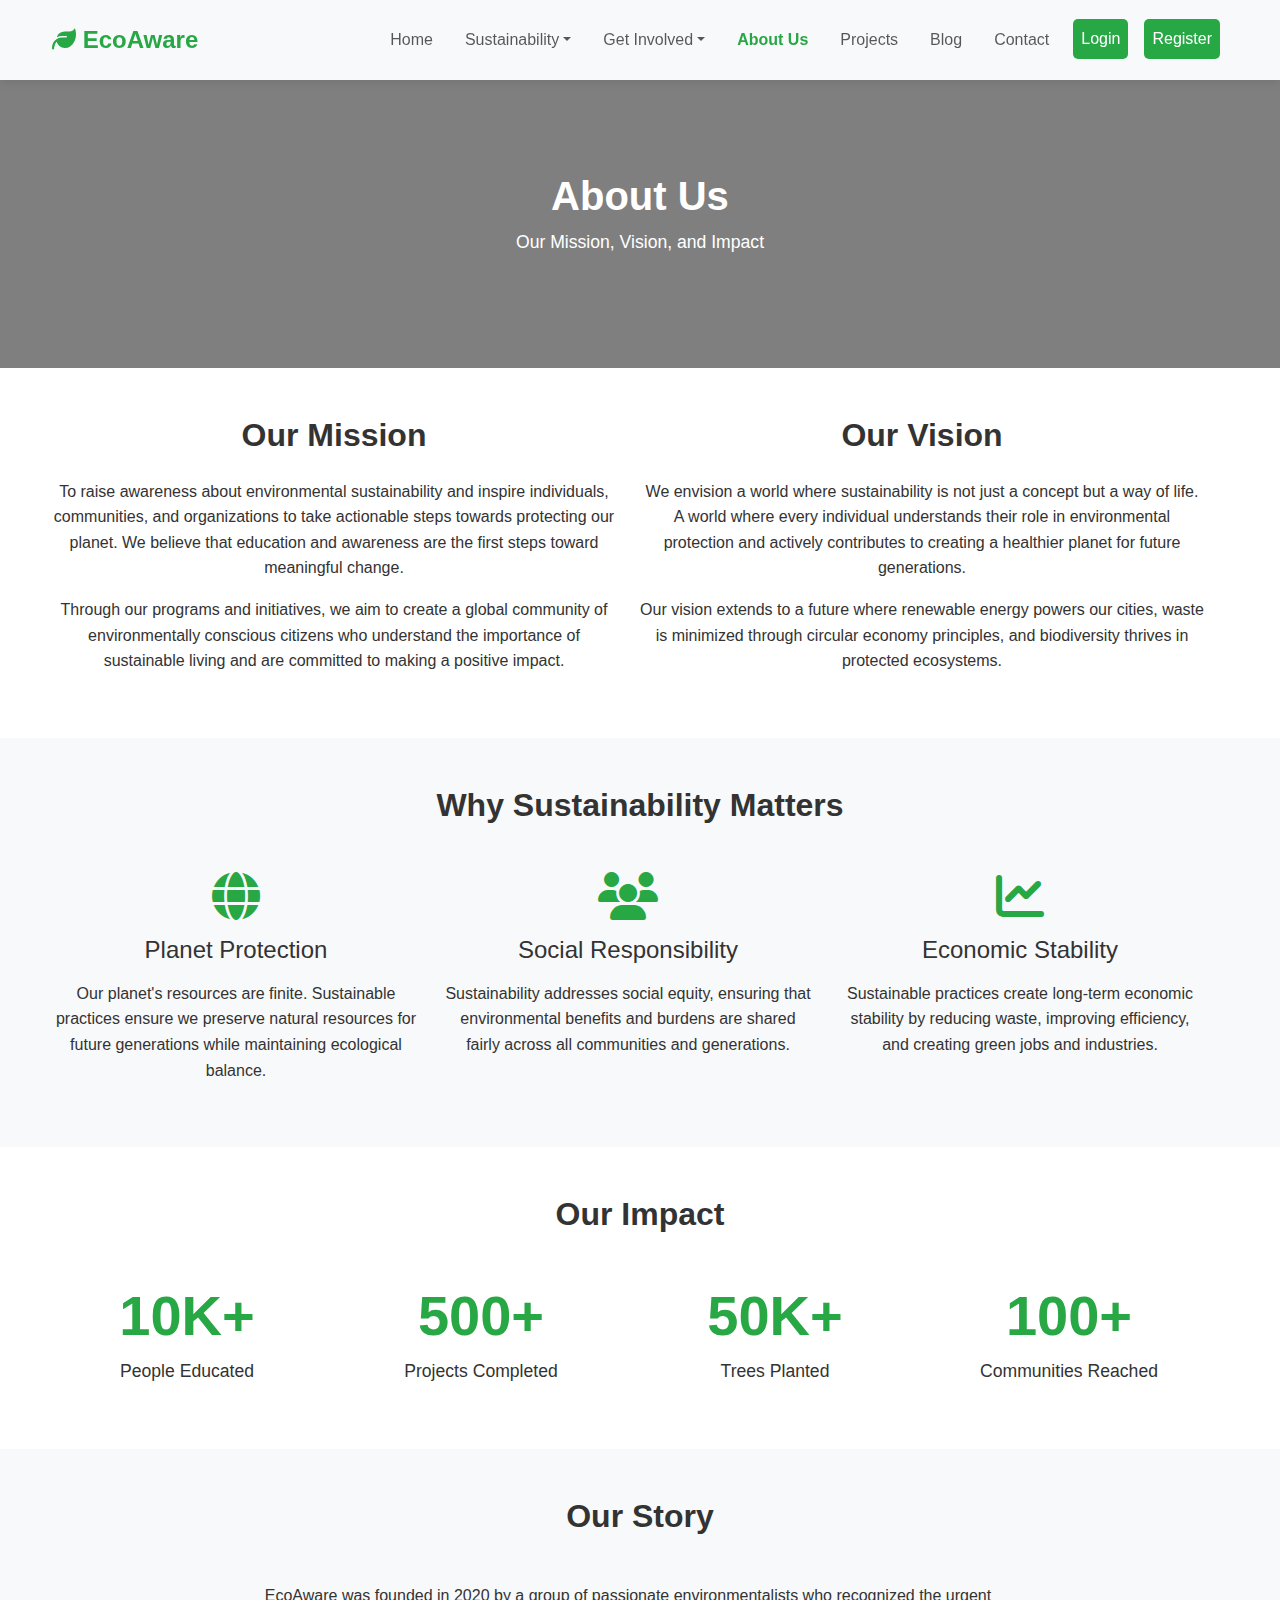
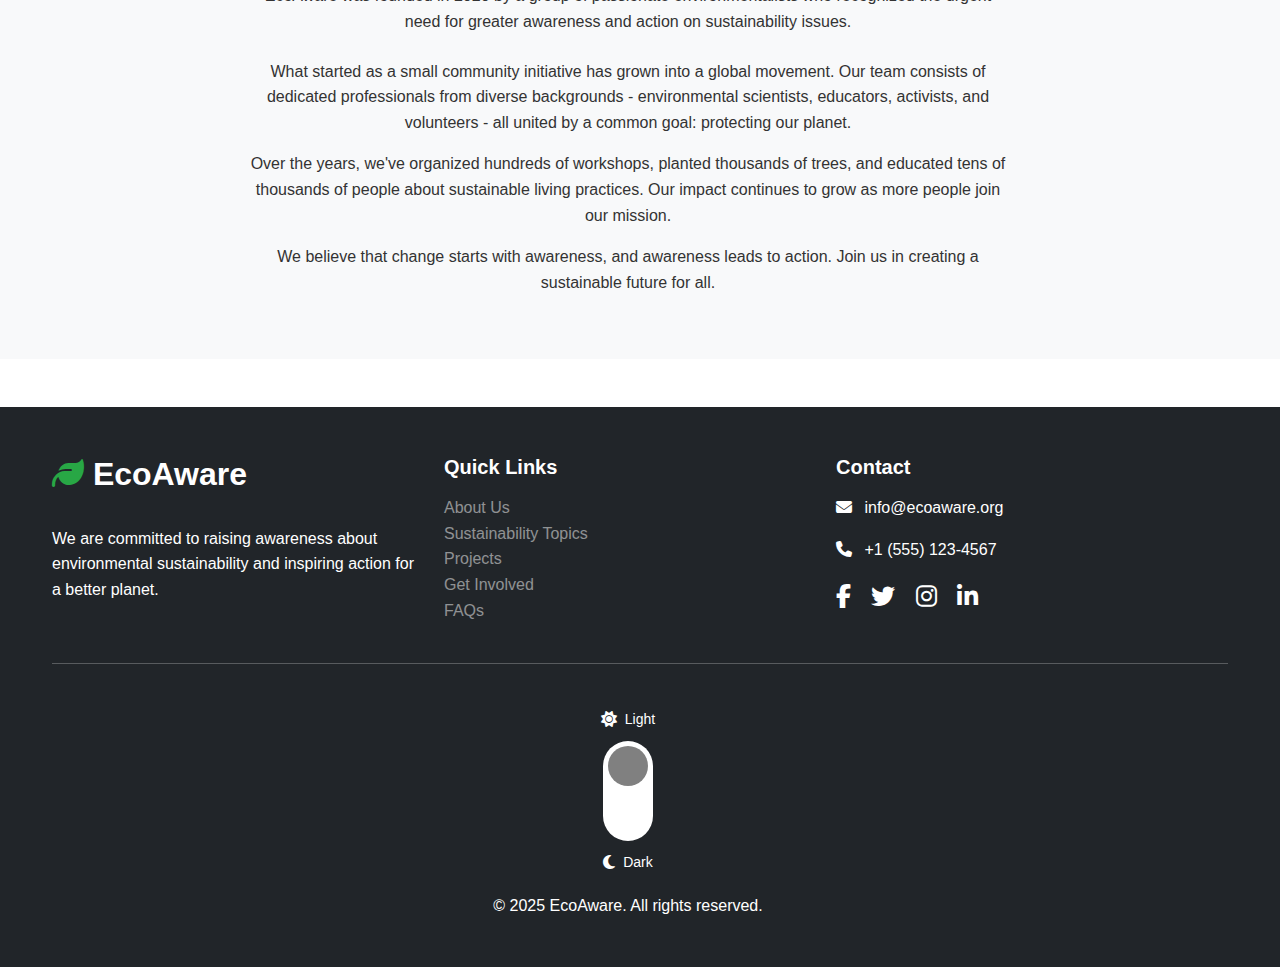
<file: about.html>
<!DOCTYPE html>
<html lang="en">
<head>
    <meta charset="UTF-8">
    <meta name="viewport" content="width=device-width, initial-scale=1.0">
    <title>About Us - Environmental Sustainability Awareness</title>
    <link rel="icon" type="image/svg+xml" href="favicon.svg">
    <link rel="icon" type="image/png" href="favicon.svg">
    <link href="https://cdn.jsdelivr.net/npm/bootstrap@5.3.0/dist/css/bootstrap.min.css" rel="stylesheet">
    <link rel="stylesheet" href="https://cdnjs.cloudflare.com/ajax/libs/font-awesome/6.4.0/css/all.min.css">
    <link rel="stylesheet" href="style.css">
    <link rel="stylesheet" href="responsive.css">
</head>
<body>
    <!-- Navbar -->
    <nav class="navbar navbar-expand-lg navbar-light bg-light fixed-top">
        <div class="container">
            <a class="navbar-brand" href="index.html">
                <i class="fas fa-leaf text-success"></i> EcoAware
            </a>
            <button class="navbar-toggler" type="button" data-bs-toggle="collapse" data-bs-target="#navbarNav">
                <span class="navbar-toggler-icon"></span>
            </button>
            <div class="collapse navbar-collapse" id="navbarNav">
                <ul class="navbar-nav ms-auto">
                    <li class="nav-item"><a class="nav-link" href="index.html">Home</a></li>
                    <li class="nav-item dropdown">
                        <a class="nav-link dropdown-toggle" href="#" role="button" data-bs-toggle="dropdown">Sustainability</a>
                        <ul class="dropdown-menu">
                            <li><a class="dropdown-item" href="sustainability-topics.html">All Topics</a></li>
                            <li><a class="dropdown-item" href="climate-change.html">Climate Change</a></li>
                            <li><a class="dropdown-item" href="renewable-energy.html">Renewable Energy</a></li>
                        </ul>
                    </li>
                    <li class="nav-item dropdown">
                        <a class="nav-link dropdown-toggle" href="#" role="button" data-bs-toggle="dropdown">Get Involved</a>
                        <ul class="dropdown-menu">
                            <li><a class="dropdown-item" href="get-involved.html">Volunteer</a></li>
                            <li><a class="dropdown-item" href="support-us.html">Donate</a></li>
                            <li><a class="dropdown-item" href="events.html">Events</a></li>
                        </ul>
                    </li>
                    <li class="nav-item"><a class="nav-link active" href="about.html">About Us</a></li>
                    <li class="nav-item"><a class="nav-link" href="projects.html">Projects</a></li>
                    <li class="nav-item"><a class="nav-link" href="blog.html">Blog</a></li>
                    <li class="nav-item"><a class="nav-link" href="contact.html">Contact</a></li>
                    <li class="nav-item"><a class="nav-link btn btn-success ms-2" href="login.html">Login</a></li>
                    <li class="nav-item"><a class="nav-link btn btn-success ms-2" href="register.html">Register</a></li>
                </ul>
            </div>
        </div>
    </nav>

    <!-- Page Header -->
    <section class="page-header">
        <div class="container text-center">
            <h1 class="fw-bold">About Us</h1>
            <p class="lead">Our Mission, Vision, and Impact</p>
        </div>
    </section>

    <!-- Mission & Vision -->
    <section class="py-5">
        <div class="container">
            <div class="row g-4">
                <div class="col-md-6 text-center">
                    <h2 class="fw-bold mb-4">Our Mission</h2>
                    <p>To raise awareness about environmental sustainability and inspire individuals, communities, and organizations to take actionable steps towards protecting our planet. We believe that education and awareness are the first steps toward meaningful change.</p>
                    <p>Through our programs and initiatives, we aim to create a global community of environmentally conscious citizens who understand the importance of sustainable living and are committed to making a positive impact.</p>
                </div>
                <div class="col-md-6 text-center">
                    <h2 class="fw-bold mb-4">Our Vision</h2>
                    <p>We envision a world where sustainability is not just a concept but a way of life. A world where every individual understands their role in environmental protection and actively contributes to creating a healthier planet for future generations.</p>
                    <p>Our vision extends to a future where renewable energy powers our cities, waste is minimized through circular economy principles, and biodiversity thrives in protected ecosystems.</p>
                </div>
            </div>
        </div>
    </section>

    <!-- Why Sustainability Matters -->
    <section class="py-5 bg-light">
        <div class="container">
            <h2 class="fw-bold mb-5 text-center">Why Sustainability Matters</h2>
            <div class="row g-4">
                <div class="col-md-4">
                    <div class="text-center">
                        <i class="fas fa-globe fa-3x text-success mb-3"></i>
                        <h3 class="fw-light mb-3">Planet Protection</h3>
                        <p>Our planet's resources are finite. Sustainable practices ensure we preserve natural resources for future generations while maintaining ecological balance.</p>
                    </div>
                </div>
                <div class="col-md-4">
                    <div class="text-center">
                        <i class="fas fa-users fa-3x text-success mb-3"></i>
                        <h3 class="fw-light mb-3">Social Responsibility</h3>
                        <p>Sustainability addresses social equity, ensuring that environmental benefits and burdens are shared fairly across all communities and generations.</p>
                    </div>
                </div>
                <div class="col-md-4">
                    <div class="text-center">
                        <i class="fas fa-chart-line fa-3x text-success mb-3"></i>
                        <h3 class="fw-light mb-3">Economic Stability</h3>
                        <p>Sustainable practices create long-term economic stability by reducing waste, improving efficiency, and creating green jobs and industries.</p>
                    </div>
                </div>
            </div>
        </div>
    </section>

    <!-- Our Impact -->
    <section class="py-5">
        <div class="container">
            <h2 class="fw-bold mb-5 text-center">Our Impact</h2>
            <div class="row g-4">
                <div class="col-md-3 text-center">
                    <h3 class="display-4 fw-bold text-success">10K+</h3>
                    <p class="lead">People Educated</p>
                </div>
                <div class="col-md-3 text-center">
                    <h3 class="display-4 fw-bold text-success">500+</h3>
                    <p class="lead">Projects Completed</p>
                </div>
                <div class="col-md-3 text-center">
                    <h3 class="display-4 fw-bold text-success">50K+</h3>
                    <p class="lead">Trees Planted</p>
                </div>
                <div class="col-md-3 text-center">
                    <h3 class="display-4 fw-bold text-success">100+</h3>
                    <p class="lead">Communities Reached</p>
                </div>
            </div>
        </div>
    </section>

    <!-- Team Story -->
    <section class="py-5 bg-light">
        <div class="container">
            <h2 class="fw-bold mb-5 text-center">Our Story</h2>
            <div class="row">
                <div class="col-lg-8 mx-auto text-center">
                    <p class="lead mb-4">EcoAware was founded in 2020 by a group of passionate environmentalists who recognized the urgent need for greater awareness and action on sustainability issues.</p>
                    <p>What started as a small community initiative has grown into a global movement. Our team consists of dedicated professionals from diverse backgrounds - environmental scientists, educators, activists, and volunteers - all united by a common goal: protecting our planet.</p>
                    <p>Over the years, we've organized hundreds of workshops, planted thousands of trees, and educated tens of thousands of people about sustainable living practices. Our impact continues to grow as more people join our mission.</p>
                    <p>We believe that change starts with awareness, and awareness leads to action. Join us in creating a sustainable future for all.</p>
                </div>
            </div>
        </div>
    </section>

    <!-- Footer -->
    <footer class="bg-dark text-white py-5 mt-5">
        <div class="container">
            <div class="row g-4">
                <div class="col-md-4">
                    <a href="index.html" class="text-decoration-none mb-3 d-inline-block">
                        <h2 class="fw-bold text-white mb-3">
                            <i class="fas fa-leaf text-success"></i> EcoAware
                        </h2>
                    </a>
                    <p>We are committed to raising awareness about environmental sustainability and inspiring action for a better planet.</p>
                </div>
                <div class="col-md-4">
                    <h5 class="fw-bold mb-3">Quick Links</h5>
                    <ul class="list-unstyled">
                        <li><a href="about.html" class="text-white-50 text-decoration-none">About Us</a></li>
                        <li><a href="sustainability-topics.html" class="text-white-50 text-decoration-none">Sustainability Topics</a></li>
                        <li><a href="projects.html" class="text-white-50 text-decoration-none">Projects</a></li>
                        <li><a href="get-involved.html" class="text-white-50 text-decoration-none">Get Involved</a></li>
                        <li><a href="faqs.html" class="text-white-50 text-decoration-none">FAQs</a></li>
                    </ul>
                </div>
                <div class="col-md-4">
                    <h5 class="fw-bold mb-3">Contact</h5>
                    <p><i class="fas fa-envelope me-2"></i> info@ecoaware.org</p>
                    <p><i class="fas fa-phone me-2"></i> +1 (555) 123-4567</p>
                    <div class="social-icons mt-3">
                        <a href="#" class="text-white me-3" target="_blank"><i class="fab fa-facebook-f"></i></a>
                        <a href="#" class="text-white me-3" target="_blank"><i class="fab fa-twitter"></i></a>
                        <a href="#" class="text-white me-3" target="_blank"><i class="fab fa-instagram"></i></a>
                        <a href="#" class="text-white" target="_blank"><i class="fab fa-linkedin-in"></i></a>
                    </div>
                </div>
            </div>
            <hr class="my-4">
            <div class="row align-items-center">
                <div class="col-md-12 text-center">
                    <div class="theme-toggle-container">
                        <div class="theme-option">
                            <i class="fas fa-sun"></i>
                            <span>Light</span>
                        </div>
                        <label class="vertical-toggle-switch">
                            <input type="checkbox" id="themeToggle">
                            <span class="vertical-toggle-slider"></span>
                        </label>
                        <div class="theme-option">
                            <i class="fas fa-moon"></i>
                            <span>Dark</span>
                        </div>
                    </div>
                    <p class="mb-0">&copy; 2025 EcoAware. All rights reserved.</p>
                </div>
            </div>
        </div>
    </footer>

    <script src="https://cdn.jsdelivr.net/npm/bootstrap@5.3.0/dist/js/bootstrap.bundle.min.js"></script>
    <script>
        // Theme Toggle Functionality
        (function() {
            const themeToggle = document.getElementById('themeToggle');
            const html = document.documentElement;
            
            // Check for saved theme preference or default to light mode
            const currentTheme = localStorage.getItem('theme') || 'light';
            
            // Set initial theme
            if (currentTheme === 'dark') {
                html.setAttribute('data-theme', 'dark');
                themeToggle.checked = true;
            } else {
                html.setAttribute('data-theme', 'light');
                themeToggle.checked = false;
            }
            
            // Theme toggle event listener
            themeToggle.addEventListener('change', function() {
                if (this.checked) {
                    html.setAttribute('data-theme', 'dark');
                    localStorage.setItem('theme', 'dark');
                } else {
                    html.setAttribute('data-theme', 'light');
                    localStorage.setItem('theme', 'light');
                }
            });
        })();
    </script>
</body>
</html>
</file>
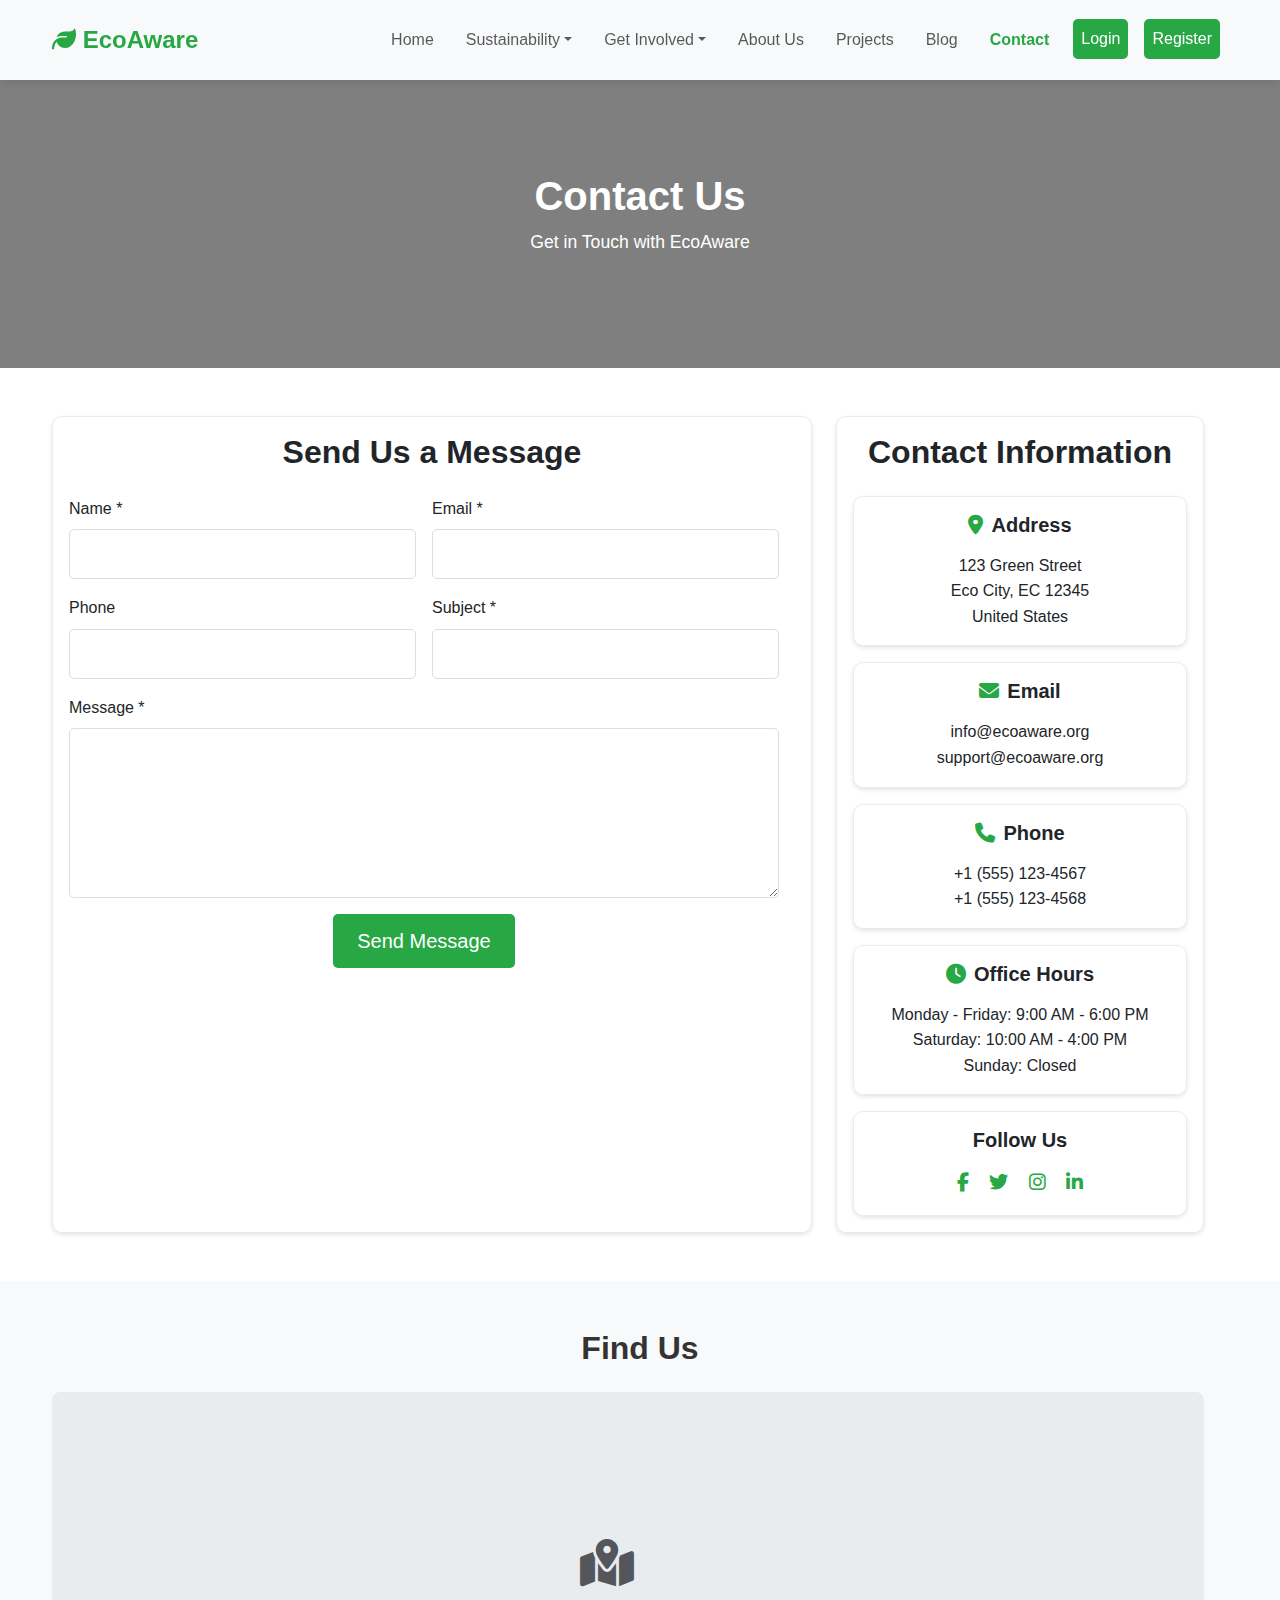
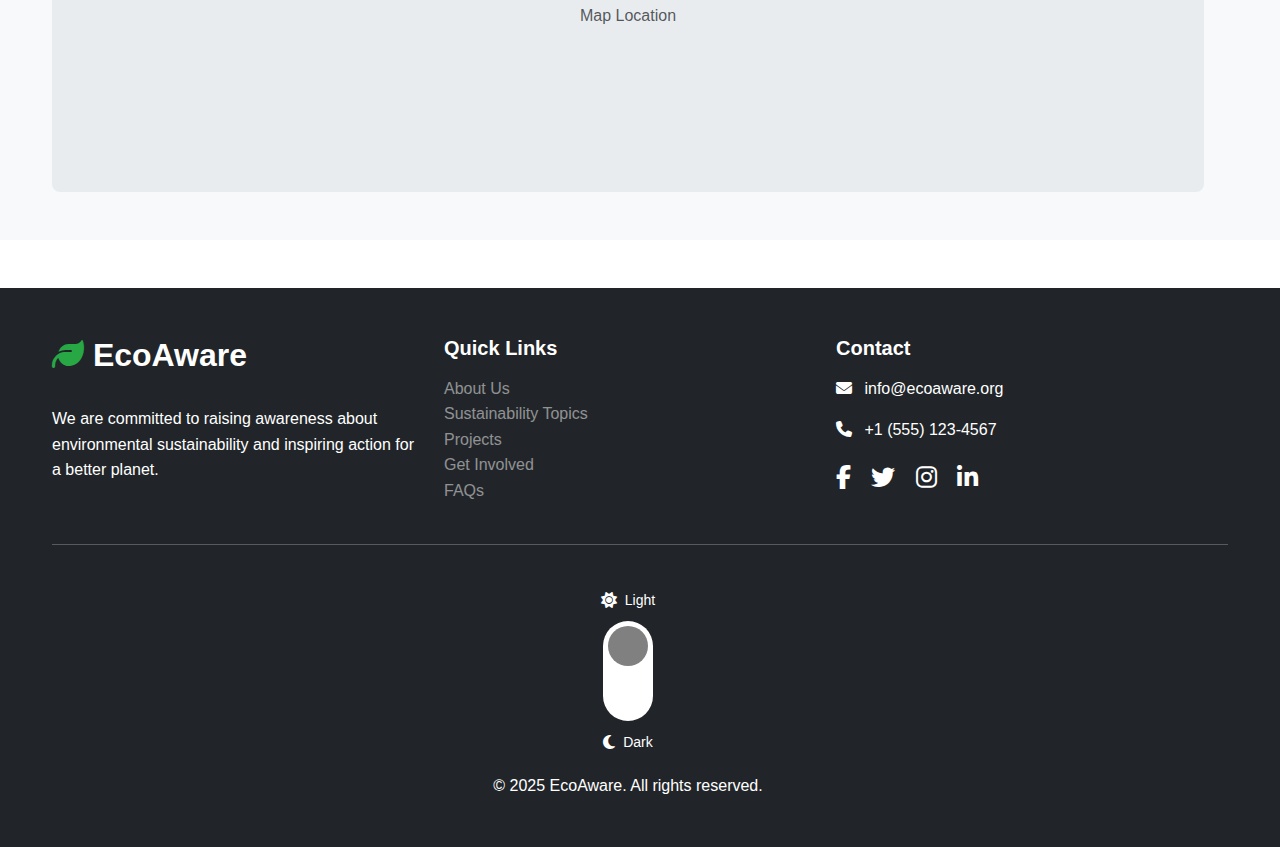
<file: contact.html>
<!DOCTYPE html>
<html lang="en">
<head>
    <meta charset="UTF-8">
    <meta name="viewport" content="width=device-width, initial-scale=1.0">
    <title>Contact Us - Environmental Sustainability Awareness</title>
    <link rel="icon" type="image/svg+xml" href="favicon.svg">
    <link rel="icon" type="image/png" href="favicon.svg">
    <link href="https://cdn.jsdelivr.net/npm/bootstrap@5.3.0/dist/css/bootstrap.min.css" rel="stylesheet">
    <link rel="stylesheet" href="https://cdnjs.cloudflare.com/ajax/libs/font-awesome/6.4.0/css/all.min.css">
    <link rel="stylesheet" href="style.css">
    <link rel="stylesheet" href="responsive.css">
    <style>
        .contact-page .social-icons a {
            font-size: 1.2rem;
            transition: all 0.3s;
        }
        .contact-page .social-icons a:hover {
            color: #28a745 !important;
            transform: translateY(-3px);
        }
        .contact-page .card {
            border: 1px solid #e9ecef;
            transition: all 0.3s;
        }
        .contact-page .card:hover {
            transform: translateY(-3px);
            box-shadow: 0 6px 12px rgba(0,0,0,0.1) !important;
        }
    </style>
</head>
<body>
    <!-- Navbar -->
    <nav class="navbar navbar-expand-lg navbar-light bg-light fixed-top">
        <div class="container">
            <a class="navbar-brand" href="index.html">
                <i class="fas fa-leaf text-success"></i> EcoAware
            </a>
            <button class="navbar-toggler" type="button" data-bs-toggle="collapse" data-bs-target="#navbarNav">
                <span class="navbar-toggler-icon"></span>
            </button>
            <div class="collapse navbar-collapse" id="navbarNav">
                <ul class="navbar-nav ms-auto">
                    <li class="nav-item"><a class="nav-link" href="index.html">Home</a></li>
                    <li class="nav-item dropdown">
                        <a class="nav-link dropdown-toggle" href="#" role="button" data-bs-toggle="dropdown">Sustainability</a>
                        <ul class="dropdown-menu">
                            <li><a class="dropdown-item" href="sustainability-topics.html">All Topics</a></li>
                            <li><a class="dropdown-item" href="climate-change.html">Climate Change</a></li>
                            <li><a class="dropdown-item" href="renewable-energy.html">Renewable Energy</a></li>
                        </ul>
                    </li>
                    <li class="nav-item dropdown">
                        <a class="nav-link dropdown-toggle" href="#" role="button" data-bs-toggle="dropdown">Get Involved</a>
                        <ul class="dropdown-menu">
                            <li><a class="dropdown-item" href="get-involved.html">Volunteer</a></li>
                            <li><a class="dropdown-item" href="support-us.html">Donate</a></li>
                            <li><a class="dropdown-item" href="events.html">Events</a></li>
                        </ul>
                    </li>
                    <li class="nav-item"><a class="nav-link" href="about.html">About Us</a></li>
                    <li class="nav-item"><a class="nav-link" href="projects.html">Projects</a></li>
                    <li class="nav-item"><a class="nav-link" href="blog.html">Blog</a></li>
                    <li class="nav-item"><a class="nav-link active" href="contact.html">Contact</a></li>
                    <li class="nav-item"><a class="nav-link btn btn-success ms-2" href="login.html">Login</a></li>
                    <li class="nav-item"><a class="nav-link btn btn-success ms-2" href="register.html">Register</a></li>
                </ul>
            </div>
        </div>
    </nav>

    <!-- Page Header -->
    <section class="page-header">
        <div class="container text-center">
            <h1 class="fw-bold">Contact Us</h1>
            <p class="lead">Get in Touch with EcoAware</p>
        </div>
    </section>

    <!-- Contact Section -->
    <section class="py-5 contact-page">
        <div class="container">
            <div class="row g-4 align-items-stretch">
                <div class="col-lg-8 d-flex">
                    <div class="card shadow-sm w-100">
                        <div class="card-body">
                            <h2 class="fw-bold mb-4 text-center">Send Us a Message</h2>
                            <form id="contactForm">
                                <div class="row g-3">
                                    <div class="col-md-6">
                                        <label for="contactName" class="form-label">Name *</label>
                                        <input type="text" class="form-control" id="contactName" required>
                                    </div>
                                    <div class="col-md-6">
                                        <label for="contactEmail" class="form-label">Email *</label>
                                        <input type="email" class="form-control" id="contactEmail" required>
                                    </div>
                                    <div class="col-md-6">
                                        <label for="contactPhone" class="form-label">Phone</label>
                                        <input type="tel" class="form-control" id="contactPhone">
                                    </div>
                                    <div class="col-md-6">
                                        <label for="contactSubject" class="form-label">Subject *</label>
                                        <input type="text" class="form-control" id="contactSubject" required>
                                    </div>
                                    <div class="col-md-12">
                                        <label for="contactMessage" class="form-label">Message *</label>
                                        <textarea class="form-control" id="contactMessage" rows="6" required></textarea>
                                    </div>
                                    <div class="col-md-12 text-center">
                                        <button type="submit" class="btn btn-success btn-lg">Send Message</button>
                                    </div>
                                </div>
                            </form>
                            <div id="contactMessage" class="mt-3"></div>
                        </div>
                    </div>
                </div>
                <div class="col-lg-4 d-flex">
                    <div class="card shadow-sm w-100">
                        <div class="card-body d-flex flex-column">
                            <h2 class="fw-bold mb-4 text-center">Contact Information</h2>
                            <div class="card shadow-sm mb-3 flex-grow-0">
                                <div class="card-body text-center">
                                    <h5 class="fw-bold mb-3"><i class="fas fa-map-marker-alt text-success me-2"></i>Address</h5>
                                    <p class="mb-0">123 Green Street<br>Eco City, EC 12345<br>United States</p>
                                </div>
                            </div>
                            <div class="card shadow-sm mb-3 flex-grow-0">
                                <div class="card-body text-center">
                                    <h5 class="fw-bold mb-3"><i class="fas fa-envelope text-success me-2"></i>Email</h5>
                                    <p class="mb-0">info@ecoaware.org<br>support@ecoaware.org</p>
                                </div>
                            </div>
                            <div class="card shadow-sm mb-3 flex-grow-0">
                                <div class="card-body text-center">
                                    <h5 class="fw-bold mb-3"><i class="fas fa-phone text-success me-2"></i>Phone</h5>
                                    <p class="mb-0">+1 (555) 123-4567<br>+1 (555) 123-4568</p>
                                </div>
                            </div>
                            <div class="card shadow-sm mb-3 flex-grow-0">
                                <div class="card-body text-center">
                                    <h5 class="fw-bold mb-3"><i class="fas fa-clock text-success me-2"></i>Office Hours</h5>
                                    <p class="mb-0">Monday - Friday: 9:00 AM - 6:00 PM<br>Saturday: 10:00 AM - 4:00 PM<br>Sunday: Closed</p>
                                </div>
                            </div>
                            <div class="card shadow-sm flex-grow-1 d-flex">
                                <div class="card-body text-center d-flex flex-column justify-content-center">
                                    <h5 class="fw-bold mb-3">Follow Us</h5>
                                    <div class="social-icons">
                                        <a href="#" class="text-success me-3" target="_blank"><i class="fab fa-facebook-f"></i></a>
                                        <a href="#" class="text-success me-3" target="_blank"><i class="fab fa-twitter"></i></a>
                                        <a href="#" class="text-success me-3" target="_blank"><i class="fab fa-instagram"></i></a>
                                        <a href="#" class="text-success" target="_blank"><i class="fab fa-linkedin-in"></i></a>
                                    </div>
                                </div>
                            </div>
                        </div>
                    </div>
                </div>
            </div>
        </div>
    </section>

    <!-- Map Section -->
    <section class="py-5 bg-light">
        <div class="container">
            <h2 class="fw-bold mb-4 text-center">Find Us</h2>
            <div class="row">
                <div class="col-12">
                    <div class="map-container" style="height: 400px; background: #e9ecef; border-radius: 8px; display: flex; align-items: center; justify-content: center;">
                        <p class="text-muted"><i class="fas fa-map-marked-alt fa-3x mb-3"></i><br>Map Location</p>
                    </div>
                </div>
            </div>
        </div>
    </section>

    <!-- Footer -->
    <footer class="bg-dark text-white py-5 mt-5">
        <div class="container">
            <div class="row g-4">
                <div class="col-md-4">
                    <a href="index.html" class="text-decoration-none mb-3 d-inline-block">
                        <h2 class="fw-bold text-white mb-3">
                            <i class="fas fa-leaf text-success"></i> EcoAware
                        </h2>
                    </a>
                    <p>We are committed to raising awareness about environmental sustainability and inspiring action for a better planet.</p>
                </div>
                <div class="col-md-4">
                    <h5 class="fw-bold mb-3">Quick Links</h5>
                    <ul class="list-unstyled">
                        <li><a href="about.html" class="text-white-50 text-decoration-none">About Us</a></li>
                        <li><a href="sustainability-topics.html" class="text-white-50 text-decoration-none">Sustainability Topics</a></li>
                        <li><a href="projects.html" class="text-white-50 text-decoration-none">Projects</a></li>
                        <li><a href="get-involved.html" class="text-white-50 text-decoration-none">Get Involved</a></li>
                        <li><a href="faqs.html" class="text-white-50 text-decoration-none">FAQs</a></li>
                    </ul>
                </div>
                <div class="col-md-4">
                    <h5 class="fw-bold mb-3">Contact</h5>
                    <p><i class="fas fa-envelope me-2"></i> info@ecoaware.org</p>
                    <p><i class="fas fa-phone me-2"></i> +1 (555) 123-4567</p>
                    <div class="social-icons mt-3">
                        <a href="#" class="text-white me-3" target="_blank"><i class="fab fa-facebook-f"></i></a>
                        <a href="#" class="text-white me-3" target="_blank"><i class="fab fa-twitter"></i></a>
                        <a href="#" class="text-white me-3" target="_blank"><i class="fab fa-instagram"></i></a>
                        <a href="#" class="text-white" target="_blank"><i class="fab fa-linkedin-in"></i></a>
                    </div>
                </div>
            </div>
            <hr class="my-4">
            <div class="row align-items-center">
                <div class="col-md-12 text-center">
                    <div class="theme-toggle-container">
                        <div class="theme-option">
                            <i class="fas fa-sun"></i>
                            <span>Light</span>
                        </div>
                        <label class="vertical-toggle-switch">
                            <input type="checkbox" id="themeToggle">
                            <span class="vertical-toggle-slider"></span>
                        </label>
                        <div class="theme-option">
                            <i class="fas fa-moon"></i>
                            <span>Dark</span>
                        </div>
                    </div>
                    <p class="mb-0">&copy; 2025 EcoAware. All rights reserved.</p>
                </div>
            </div>
        </div>
    </footer>

    <script src="https://cdn.jsdelivr.net/npm/bootstrap@5.3.0/dist/js/bootstrap.bundle.min.js"></script>
    <script>
        // Theme Toggle Functionality
        (function() {
            const themeToggle = document.getElementById('themeToggle');
            const html = document.documentElement;
            
            // Check for saved theme preference or default to light mode
            const currentTheme = localStorage.getItem('theme') || 'light';
            
            // Set initial theme
            if (currentTheme === 'dark') {
                html.setAttribute('data-theme', 'dark');
                themeToggle.checked = true;
            } else {
                html.setAttribute('data-theme', 'light');
                themeToggle.checked = false;
            }
            
            // Theme toggle event listener
            themeToggle.addEventListener('change', function() {
                if (this.checked) {
                    html.setAttribute('data-theme', 'dark');
                    localStorage.setItem('theme', 'dark');
                } else {
                    html.setAttribute('data-theme', 'light');
                    localStorage.setItem('theme', 'light');
                }
            });
        })();
    </script>
    <script>
        document.getElementById('contactForm').addEventListener('submit', function(e) {
            e.preventDefault();
            const messageDiv = document.getElementById('contactMessage');
            messageDiv.innerHTML = '<div class="alert alert-success">Thank you for your message! We will get back to you soon.</div>';
            this.reset();
        });
    </script>
</body>
</html>
</file>
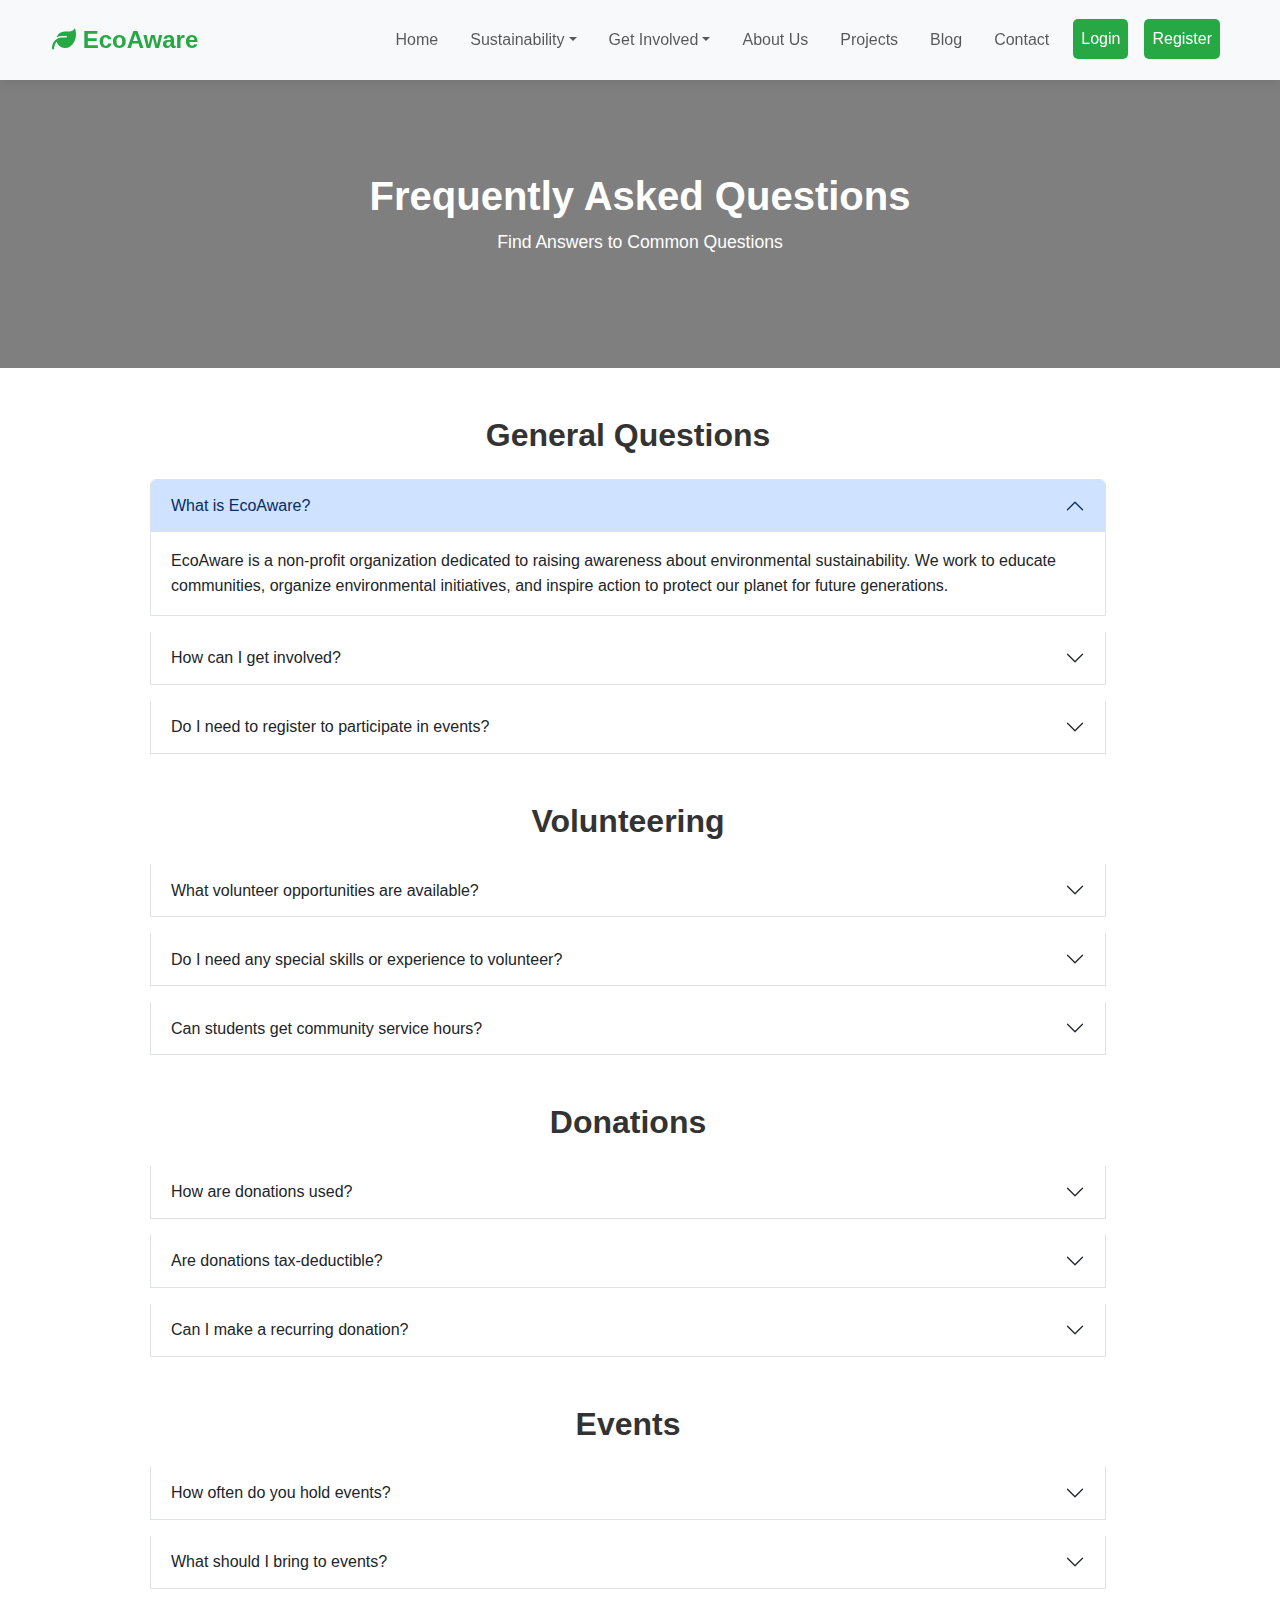
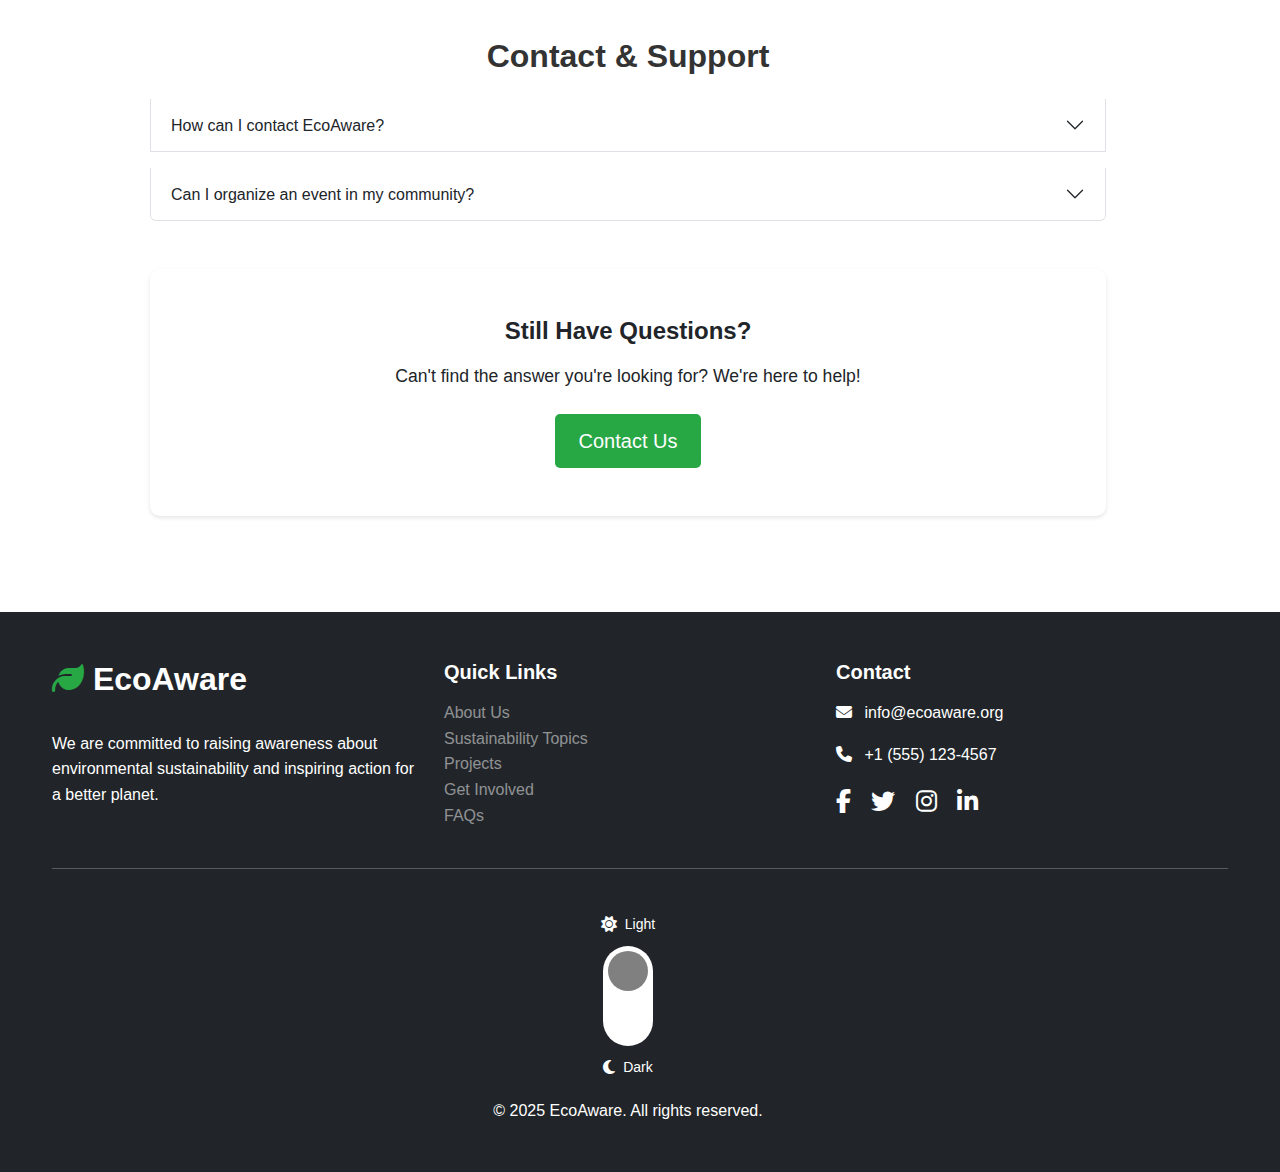
<file: faqs.html>
<!DOCTYPE html>
<html lang="en">
<head>
    <meta charset="UTF-8">
    <meta name="viewport" content="width=device-width, initial-scale=1.0">
    <title>FAQs - Environmental Sustainability Awareness</title>
    <link rel="icon" type="image/svg+xml" href="favicon.svg">
    <link rel="icon" type="image/png" href="favicon.svg">
    <link href="https://cdn.jsdelivr.net/npm/bootstrap@5.3.0/dist/css/bootstrap.min.css" rel="stylesheet">
    <link rel="stylesheet" href="https://cdnjs.cloudflare.com/ajax/libs/font-awesome/6.4.0/css/all.min.css">
    <link rel="stylesheet" href="style.css">
    <link rel="stylesheet" href="responsive.css">
</head>
<body>
    <!-- Navbar -->
    <nav class="navbar navbar-expand-lg navbar-light bg-light fixed-top">
        <div class="container">
            <a class="navbar-brand" href="index.html">
                <i class="fas fa-leaf text-success"></i> EcoAware
            </a>
            <button class="navbar-toggler" type="button" data-bs-toggle="collapse" data-bs-target="#navbarNav">
                <span class="navbar-toggler-icon"></span>
            </button>
            <div class="collapse navbar-collapse" id="navbarNav">
                <ul class="navbar-nav ms-auto">
                    <li class="nav-item"><a class="nav-link" href="index.html">Home</a></li>
                    <li class="nav-item dropdown">
                        <a class="nav-link dropdown-toggle" href="#" role="button" data-bs-toggle="dropdown">Sustainability</a>
                        <ul class="dropdown-menu">
                            <li><a class="dropdown-item" href="sustainability-topics.html">All Topics</a></li>
                            <li><a class="dropdown-item" href="climate-change.html">Climate Change</a></li>
                            <li><a class="dropdown-item" href="renewable-energy.html">Renewable Energy</a></li>
                        </ul>
                    </li>
                    <li class="nav-item dropdown">
                        <a class="nav-link dropdown-toggle" href="#" role="button" data-bs-toggle="dropdown">Get Involved</a>
                        <ul class="dropdown-menu">
                            <li><a class="dropdown-item" href="get-involved.html">Volunteer</a></li>
                            <li><a class="dropdown-item" href="support-us.html">Donate</a></li>
                            <li><a class="dropdown-item" href="events.html">Events</a></li>
                        </ul>
                    </li>
                    <li class="nav-item"><a class="nav-link" href="about.html">About Us</a></li>
                    <li class="nav-item"><a class="nav-link" href="projects.html">Projects</a></li>
                    <li class="nav-item"><a class="nav-link" href="blog.html">Blog</a></li>
                    <li class="nav-item"><a class="nav-link" href="contact.html">Contact</a></li>
                    <li class="nav-item"><a class="nav-link btn btn-success ms-2" href="login.html">Login</a></li>
                    <li class="nav-item"><a class="nav-link btn btn-success ms-2" href="register.html">Register</a></li>
                </ul>
            </div>
        </div>
    </nav>

    <!-- Page Header -->
    <section class="page-header">
        <div class="container text-center">
            <h1 class="fw-bold">Frequently Asked Questions</h1>
            <p class="lead">Find Answers to Common Questions</p>
        </div>
    </section>

    <!-- FAQs Section -->
    <section class="py-5">
        <div class="container">
            <div class="row">
                <div class="col-lg-10 mx-auto">
                    <div class="accordion" id="faqAccordion">
                        <!-- General Questions -->
                        <h2 class="fw-bold mb-4 text-center">General Questions</h2>
                        
                        <div class="accordion-item mb-3">
                            <h2 class="accordion-header" id="faq1">
                                <button class="accordion-button" type="button" data-bs-toggle="collapse" data-bs-target="#collapse1">
                                    What is EcoAware?
                                </button>
                            </h2>
                            <div id="collapse1" class="accordion-collapse collapse show" data-bs-parent="#faqAccordion">
                                <div class="accordion-body">
                                    EcoAware is a non-profit organization dedicated to raising awareness about environmental sustainability. We work to educate communities, organize environmental initiatives, and inspire action to protect our planet for future generations.
                                </div>
                            </div>
                        </div>

                        <div class="accordion-item mb-3">
                            <h2 class="accordion-header" id="faq2">
                                <button class="accordion-button collapsed" type="button" data-bs-toggle="collapse" data-bs-target="#collapse2">
                                    How can I get involved?
                                </button>
                            </h2>
                            <div id="collapse2" class="accordion-collapse collapse" data-bs-parent="#faqAccordion">
                                <div class="accordion-body">
                                    There are many ways to get involved! You can volunteer for our events, participate in cleanup drives, attend workshops, make a donation, or simply spread awareness about environmental issues. Visit our <a href="get-involved.html" class="text-success">Get Involved</a> page to learn more.
                                </div>
                            </div>
                        </div>

                        <div class="accordion-item mb-3">
                            <h2 class="accordion-header" id="faq3">
                                <button class="accordion-button collapsed" type="button" data-bs-toggle="collapse" data-bs-target="#collapse3">
                                    Do I need to register to participate in events?
                                </button>
                            </h2>
                            <div id="collapse3" class="accordion-collapse collapse" data-bs-parent="#faqAccordion">
                                <div class="accordion-body">
                                    While registration is recommended for most events to help us plan and prepare, some events are open to walk-ins. We encourage registration so we can provide you with event details, updates, and ensure we have enough supplies for all participants.
                                </div>
                            </div>
                        </div>

                        <!-- Volunteering Questions -->
                        <h2 class="fw-bold mb-4 mt-5 text-center">Volunteering</h2>

                        <div class="accordion-item mb-3">
                            <h2 class="accordion-header" id="faq4">
                                <button class="accordion-button collapsed" type="button" data-bs-toggle="collapse" data-bs-target="#collapse4">
                                    What volunteer opportunities are available?
                                </button>
                            </h2>
                            <div id="collapse4" class="accordion-collapse collapse" data-bs-parent="#faqAccordion">
                                <div class="accordion-body">
                                    We offer various volunteer opportunities including tree planting, beach and community cleanups, educational workshops, event organization, and administrative support. You can choose activities that match your interests and availability. Check our <a href="get-involved.html" class="text-success">Get Involved</a> page for current opportunities.
                                </div>
                            </div>
                        </div>

                        <div class="accordion-item mb-3">
                            <h2 class="accordion-header" id="faq5">
                                <button class="accordion-button collapsed" type="button" data-bs-toggle="collapse" data-bs-target="#collapse5">
                                    Do I need any special skills or experience to volunteer?
                                </button>
                            </h2>
                            <div id="collapse5" class="accordion-collapse collapse" data-bs-parent="#faqAccordion">
                                <div class="accordion-body">
                                    No special skills are required for most volunteer activities! We welcome volunteers of all backgrounds and experience levels. We provide training and guidance for all activities. Your enthusiasm and commitment to environmental protection are what matter most.
                                </div>
                            </div>
                        </div>

                        <div class="accordion-item mb-3">
                            <h2 class="accordion-header" id="faq6">
                                <button class="accordion-button collapsed" type="button" data-bs-toggle="collapse" data-bs-target="#collapse6">
                                    Can students get community service hours?
                                </button>
                            </h2>
                            <div id="collapse6" class="accordion-collapse collapse" data-bs-parent="#faqAccordion">
                                <div class="accordion-body">
                                    Yes! We provide documentation for community service hours. Students can track their volunteer hours through their account and request certificates for school requirements. Contact us for more information about our student volunteer program.
                                </div>
                            </div>
                        </div>

                        <!-- Donations Questions -->
                        <h2 class="fw-bold mb-4 mt-5 text-center">Donations</h2>

                        <div class="accordion-item mb-3">
                            <h2 class="accordion-header" id="faq7">
                                <button class="accordion-button collapsed" type="button" data-bs-toggle="collapse" data-bs-target="#collapse7">
                                    How are donations used?
                                </button>
                            </h2>
                            <div id="collapse7" class="accordion-collapse collapse" data-bs-parent="#faqAccordion">
                                <div class="accordion-body">
                                    Your donations directly support our environmental initiatives including tree planting programs, educational workshops, cleanup drives, renewable energy projects, and biodiversity conservation efforts. We maintain transparency in our financial reporting and ensure that the majority of funds go directly to program activities.
                                </div>
                            </div>
                        </div>

                        <div class="accordion-item mb-3">
                            <h2 class="accordion-header" id="faq8">
                                <button class="accordion-button collapsed" type="button" data-bs-toggle="collapse" data-bs-target="#collapse8">
                                    Are donations tax-deductible?
                                </button>
                            </h2>
                            <div id="collapse8" class="accordion-collapse collapse" data-bs-parent="#faqAccordion">
                                <div class="accordion-body">
                                    Yes, EcoAware is a registered 501(c)(3) non-profit organization, so your donations are tax-deductible to the extent allowed by law. You will receive a receipt for your donation that you can use for tax purposes.
                                </div>
                            </div>
                        </div>

                        <div class="accordion-item mb-3">
                            <h2 class="accordion-header" id="faq9">
                                <button class="accordion-button collapsed" type="button" data-bs-toggle="collapse" data-bs-target="#collapse9">
                                    Can I make a recurring donation?
                                </button>
                            </h2>
                            <div id="collapse9" class="accordion-collapse collapse" data-bs-parent="#faqAccordion">
                                <div class="accordion-body">
                                    Absolutely! We offer monthly giving options that allow you to make a consistent impact. Monthly donations help us plan long-term projects and provide stable funding for our programs. Visit our <a href="support-us.html" class="text-success">Support Us</a> page to set up recurring donations.
                                </div>
                            </div>
                        </div>

                        <!-- Events Questions -->
                        <h2 class="fw-bold mb-4 mt-5 text-center">Events</h2>

                        <div class="accordion-item mb-3">
                            <h2 class="accordion-header" id="faq10">
                                <button class="accordion-button collapsed" type="button" data-bs-toggle="collapse" data-bs-target="#collapse10">
                                    How often do you hold events?
                                </button>
                            </h2>
                            <div id="collapse10" class="accordion-collapse collapse" data-bs-parent="#faqAccordion">
                                <div class="accordion-body">
                                    We organize events throughout the year, including monthly cleanup drives, seasonal tree planting campaigns, educational workshops, and special events. Check our <a href="events.html" class="text-success">Events</a> page for the current calendar and subscribe to receive updates about upcoming events.
                                </div>
                            </div>
                        </div>

                        <div class="accordion-item mb-3">
                            <h2 class="accordion-header" id="faq11">
                                <button class="accordion-button collapsed" type="button" data-bs-toggle="collapse" data-bs-target="#collapse11">
                                    What should I bring to events?
                                </button>
                            </h2>
                            <div id="collapse11" class="accordion-collapse collapse" data-bs-parent="#faqAccordion">
                                <div class="accordion-body">
                                    For most outdoor events, we recommend bringing water, sunscreen, comfortable clothing, and closed-toe shoes. We provide all necessary equipment and supplies. Specific event details and requirements are sent to registered participants via email.
                                </div>
                            </div>
                        </div>

                        <!-- Contact Questions -->
                        <h2 class="fw-bold mb-4 mt-5 text-center">Contact & Support</h2>

                        <div class="accordion-item mb-3">
                            <h2 class="accordion-header" id="faq12">
                                <button class="accordion-button collapsed" type="button" data-bs-toggle="collapse" data-bs-target="#collapse12">
                                    How can I contact EcoAware?
                                </button>
                            </h2>
                            <div id="collapse12" class="accordion-collapse collapse" data-bs-parent="#faqAccordion">
                                <div class="accordion-body">
                                    You can reach us through our <a href="contact.html" class="text-success">Contact</a> page, email us at info@ecoaware.org, or call us at +1 (555) 123-4567. Our office hours are Monday-Friday 9:00 AM - 6:00 PM. We're happy to answer any questions you may have!
                                </div>
                            </div>
                        </div>

                        <div class="accordion-item mb-3">
                            <h2 class="accordion-header" id="faq13">
                                <button class="accordion-button collapsed" type="button" data-bs-toggle="collapse" data-bs-target="#collapse13">
                                    Can I organize an event in my community?
                                </button>
                            </h2>
                            <div id="collapse13" class="accordion-collapse collapse" data-bs-parent="#faqAccordion">
                                <div class="accordion-body">
                                    Yes! We encourage community members to organize local events. We can provide guidance, resources, and support for community-led initiatives. Please <a href="contact.html" class="text-success">contact us</a> to discuss your ideas and how we can help make your event a success.
                                </div>
                            </div>
                        </div>
                    </div>

                    <!-- Still Have Questions -->
                    <div class="card mt-5 shadow-sm">
                        <div class="card-body text-center p-5">
                            <h3 class="fw-bold mb-3">Still Have Questions?</h3>
                            <p class="lead mb-4">Can't find the answer you're looking for? We're here to help!</p>
                            <a href="contact.html" class="btn btn-success btn-lg">Contact Us</a>
                        </div>
                    </div>
                </div>
            </div>
        </div>
    </section>

    <!-- Footer -->
    <footer class="bg-dark text-white py-5 mt-5">
        <div class="container">
            <div class="row g-4">
                <div class="col-md-4">
                    <a href="index.html" class="text-decoration-none mb-3 d-inline-block">
                        <h2 class="fw-bold text-white mb-3">
                            <i class="fas fa-leaf text-success"></i> EcoAware
                        </h2>
                    </a>
                    <p>We are committed to raising awareness about environmental sustainability and inspiring action for a better planet.</p>
                </div>
                <div class="col-md-4">
                    <h5 class="fw-bold mb-3">Quick Links</h5>
                    <ul class="list-unstyled">
                        <li><a href="about.html" class="text-white-50 text-decoration-none">About Us</a></li>
                        <li><a href="sustainability-topics.html" class="text-white-50 text-decoration-none">Sustainability Topics</a></li>
                        <li><a href="projects.html" class="text-white-50 text-decoration-none">Projects</a></li>
                        <li><a href="get-involved.html" class="text-white-50 text-decoration-none">Get Involved</a></li>
                        <li><a href="faqs.html" class="text-white-50 text-decoration-none">FAQs</a></li>
                    </ul>
                </div>
                <div class="col-md-4">
                    <h5 class="fw-bold mb-3">Contact</h5>
                    <p><i class="fas fa-envelope me-2"></i> info@ecoaware.org</p>
                    <p><i class="fas fa-phone me-2"></i> +1 (555) 123-4567</p>
                    <div class="social-icons mt-3">
                        <a href="#" class="text-white me-3" target="_blank"><i class="fab fa-facebook-f"></i></a>
                        <a href="#" class="text-white me-3" target="_blank"><i class="fab fa-twitter"></i></a>
                        <a href="#" class="text-white me-3" target="_blank"><i class="fab fa-instagram"></i></a>
                        <a href="#" class="text-white" target="_blank"><i class="fab fa-linkedin-in"></i></a>
                    </div>
                </div>
            </div>
            <hr class="my-4">
            <div class="row align-items-center">
                <div class="col-md-12 text-center">
                    <div class="theme-toggle-container">
                        <div class="theme-option">
                            <i class="fas fa-sun"></i>
                            <span>Light</span>
                        </div>
                        <label class="vertical-toggle-switch">
                            <input type="checkbox" id="themeToggle">
                            <span class="vertical-toggle-slider"></span>
                        </label>
                        <div class="theme-option">
                            <i class="fas fa-moon"></i>
                            <span>Dark</span>
                        </div>
                    </div>
                    <p class="mb-0">&copy; 2025 EcoAware. All rights reserved.</p>
                </div>
            </div>
        </div>
    </footer>

    <script src="https://cdn.jsdelivr.net/npm/bootstrap@5.3.0/dist/js/bootstrap.bundle.min.js"></script>
    <script>
        // Theme Toggle Functionality
        (function() {
            const themeToggle = document.getElementById('themeToggle');
            const html = document.documentElement;
            
            // Check for saved theme preference or default to light mode
            const currentTheme = localStorage.getItem('theme') || 'light';
            
            // Set initial theme
            if (currentTheme === 'dark') {
                html.setAttribute('data-theme', 'dark');
                themeToggle.checked = true;
            } else {
                html.setAttribute('data-theme', 'light');
                themeToggle.checked = false;
            }
            
            // Theme toggle event listener
            themeToggle.addEventListener('change', function() {
                if (this.checked) {
                    html.setAttribute('data-theme', 'dark');
                    localStorage.setItem('theme', 'dark');
                } else {
                    html.setAttribute('data-theme', 'light');
                    localStorage.setItem('theme', 'light');
                }
            });
        })();
    </script>
</body>
</html>
</file>
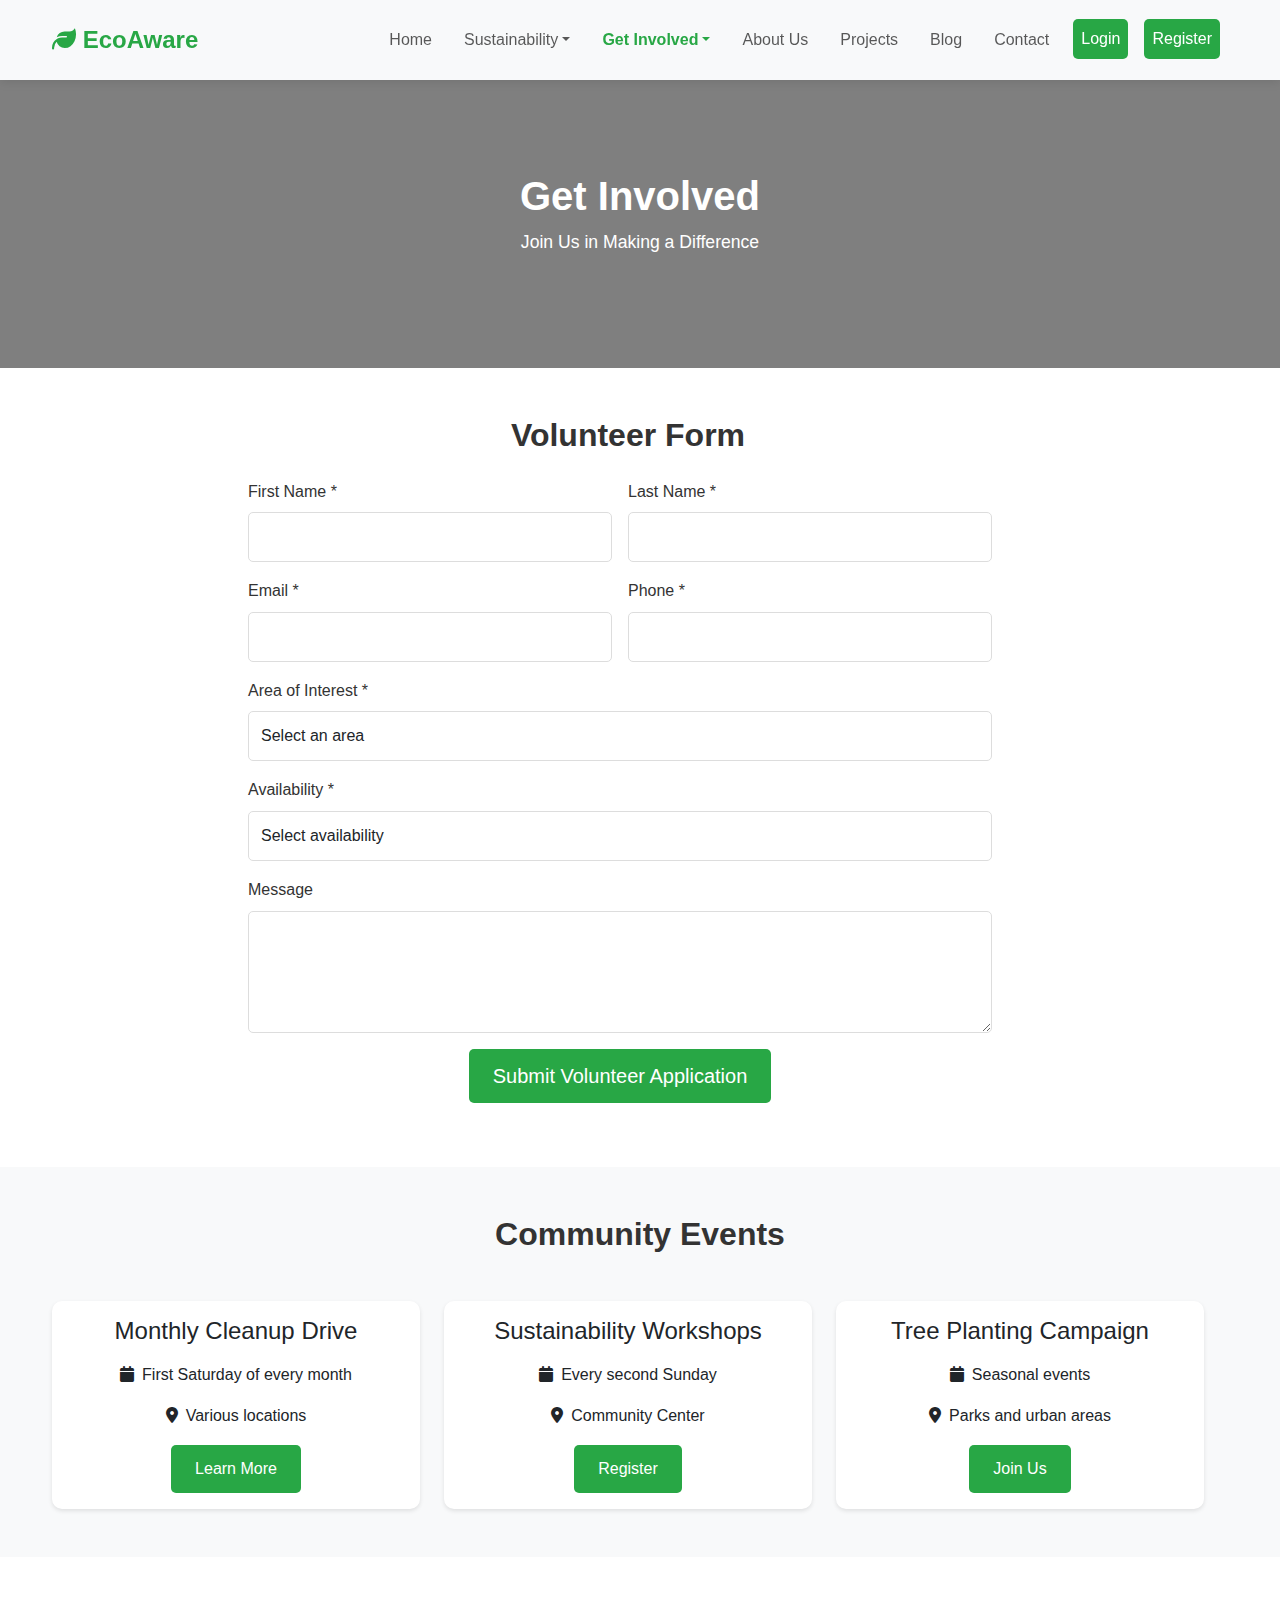
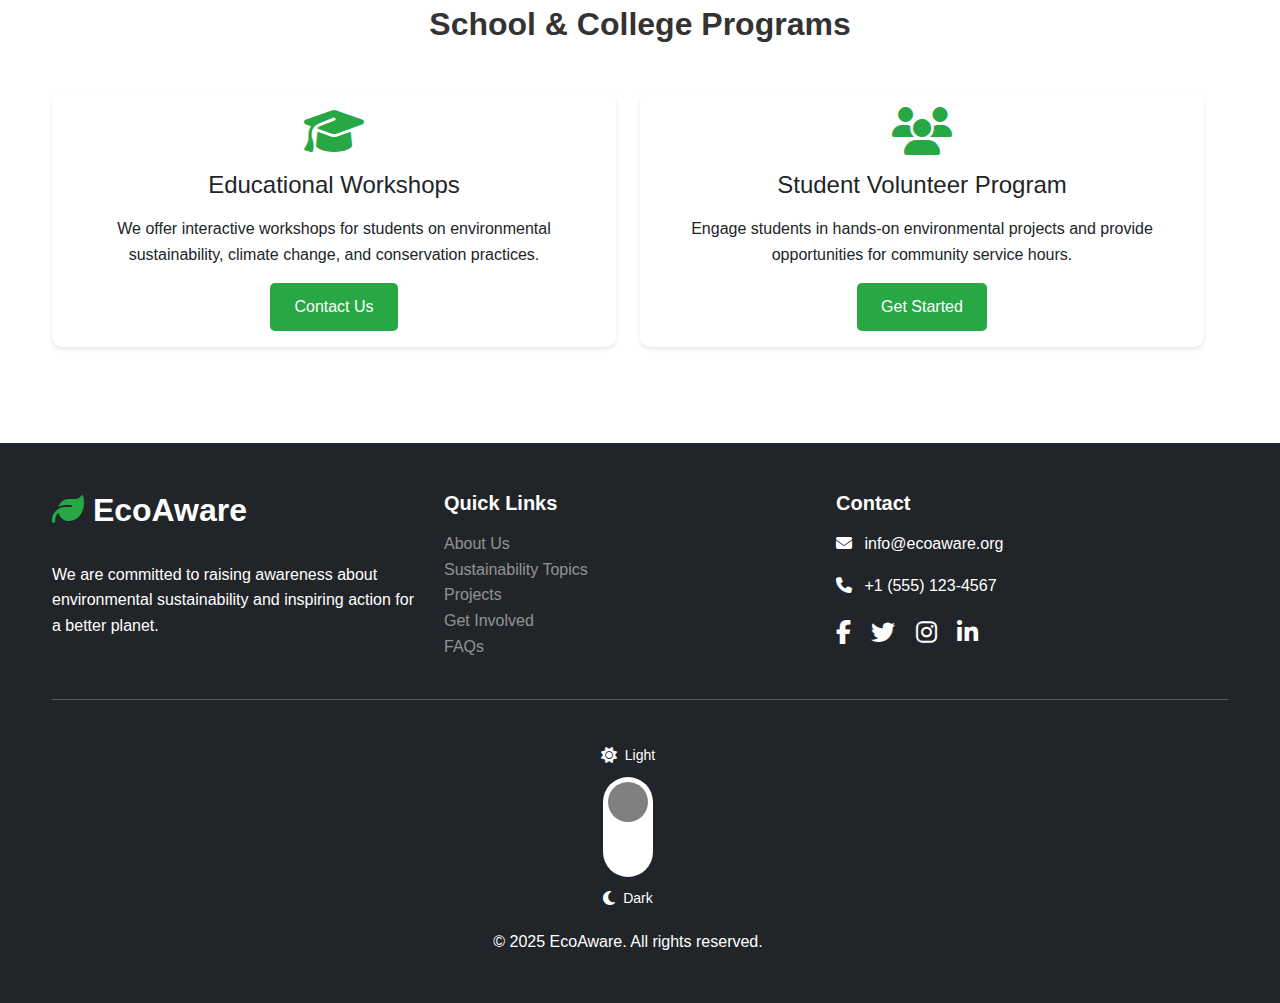
<file: get-involved.html>
<!DOCTYPE html>
<html lang="en">
<head>
    <meta charset="UTF-8">
    <meta name="viewport" content="width=device-width, initial-scale=1.0">
    <title>Get Involved - Environmental Awareness</title>
    <link rel="icon" type="image/svg+xml" href="favicon.svg">
    <link rel="icon" type="image/png" href="favicon.svg">
    <link href="https://cdn.jsdelivr.net/npm/bootstrap@5.3.0/dist/css/bootstrap.min.css" rel="stylesheet">
    <link rel="stylesheet" href="https://cdnjs.cloudflare.com/ajax/libs/font-awesome/6.4.0/css/all.min.css">
    <link rel="stylesheet" href="style.css">
    <link rel="stylesheet" href="responsive.css">
</head>
<body>
    <!-- Navbar -->
    <nav class="navbar navbar-expand-lg navbar-light bg-light fixed-top">
        <div class="container">
            <a class="navbar-brand" href="index.html">
                <i class="fas fa-leaf text-success"></i> EcoAware
            </a>
            <button class="navbar-toggler" type="button" data-bs-toggle="collapse" data-bs-target="#navbarNav">
                <span class="navbar-toggler-icon"></span>
            </button>
            <div class="collapse navbar-collapse" id="navbarNav">
                <ul class="navbar-nav ms-auto">
                    <li class="nav-item"><a class="nav-link" href="index.html">Home</a></li>
                    <li class="nav-item dropdown">
                        <a class="nav-link dropdown-toggle" href="#" role="button" data-bs-toggle="dropdown">Sustainability</a>
                        <ul class="dropdown-menu">
                            <li><a class="dropdown-item" href="sustainability-topics.html">All Topics</a></li>
                            <li><a class="dropdown-item" href="climate-change.html">Climate Change</a></li>
                            <li><a class="dropdown-item" href="renewable-energy.html">Renewable Energy</a></li>
                        </ul>
                    </li>
                    <li class="nav-item dropdown">
                        <a class="nav-link dropdown-toggle active" href="#" role="button" data-bs-toggle="dropdown">Get Involved</a>
                        <ul class="dropdown-menu">
                            <li><a class="dropdown-item active" href="get-involved.html">Volunteer</a></li>
                            <li><a class="dropdown-item" href="support-us.html">Donate</a></li>
                            <li><a class="dropdown-item" href="events.html">Events</a></li>
                        </ul>
                    </li>
                    <li class="nav-item"><a class="nav-link" href="about.html">About Us</a></li>
                    <li class="nav-item"><a class="nav-link" href="projects.html">Projects</a></li>
                    <li class="nav-item"><a class="nav-link" href="blog.html">Blog</a></li>
                    <li class="nav-item"><a class="nav-link" href="contact.html">Contact</a></li>
                    <li class="nav-item"><a class="nav-link btn btn-success ms-2" href="login.html">Login</a></li>
                    <li class="nav-item"><a class="nav-link btn btn-success ms-2" href="register.html">Register</a></li>
                </ul>
            </div>
        </div>
    </nav>

    <!-- Page Header -->
    <section class="page-header">
        <div class="container text-center">
            <h1 class="fw-bold">Get Involved</h1>
            <p class="lead">Join Us in Making a Difference</p>
        </div>
    </section>

    <!-- Volunteer Form -->
    <section class="py-5">
        <div class="container">
            <div class="row">
                <div class="col-lg-8 mx-auto">
                    <h2 class="fw-bold mb-4 text-center">Volunteer Form</h2>
                    <form id="volunteerForm">
                        <div class="row g-3">
                            <div class="col-md-6">
                                <label for="firstName" class="form-label">First Name *</label>
                                <input type="text" class="form-control" id="firstName" required>
                            </div>
                            <div class="col-md-6">
                                <label for="lastName" class="form-label">Last Name *</label>
                                <input type="text" class="form-control" id="lastName" required>
                            </div>
                            <div class="col-md-6">
                                <label for="email" class="form-label">Email *</label>
                                <input type="email" class="form-control" id="email" required>
                            </div>
                            <div class="col-md-6">
                                <label for="phone" class="form-label">Phone *</label>
                                <input type="tel" class="form-control" id="phone" required>
                            </div>
                            <div class="col-md-12">
                                <label for="interest" class="form-label">Area of Interest *</label>
                                <select class="form-control" id="interest" required>
                                    <option value="">Select an area</option>
                                    <option value="tree-planting">Tree Planting</option>
                                    <option value="cleanup">Beach/Cleanup Drives</option>
                                    <option value="education">Education & Workshops</option>
                                    <option value="renewable-energy">Renewable Energy Projects</option>
                                    <option value="biodiversity">Biodiversity Conservation</option>
                                    <option value="other">Other</option>
                                </select>
                            </div>
                            <div class="col-md-12">
                                <label for="availability" class="form-label">Availability *</label>
                                <select class="form-control" id="availability" required>
                                    <option value="">Select availability</option>
                                    <option value="weekdays">Weekdays</option>
                                    <option value="weekends">Weekends</option>
                                    <option value="both">Both</option>
                                    <option value="flexible">Flexible</option>
                                </select>
                            </div>
                            <div class="col-md-12">
                                <label for="message" class="form-label">Message</label>
                                <textarea class="form-control" id="message" rows="4"></textarea>
                            </div>
                            <div class="col-md-12 text-center">
                                <button type="submit" class="btn btn-success btn-lg">Submit Volunteer Application</button>
                            </div>
                        </div>
                    </form>
                    <div id="formMessage" class="mt-3"></div>
                </div>
            </div>
        </div>
    </section>

    <!-- Community Events -->
    <section class="py-5 bg-light">
        <div class="container">
            <h2 class="fw-bold mb-5 text-center">Community Events</h2>
            <div class="row g-4">
                <div class="col-md-6 col-lg-4">
                    <div class="card h-100 shadow-sm">
                        <div class="card-body text-center">
                            <h3 class="fw-light mb-3">Monthly Cleanup Drive</h3>
                            <p><i class="fas fa-calendar me-2"></i>First Saturday of every month</p>
                            <p><i class="fas fa-map-marker-alt me-2"></i>Various locations</p>
                            <a href="events.html" class="btn btn-success">Learn More</a>
                        </div>
                    </div>
                </div>
                <div class="col-md-6 col-lg-4">
                    <div class="card h-100 shadow-sm">
                        <div class="card-body text-center">
                            <h3 class="fw-light mb-3">Sustainability Workshops</h3>
                            <p><i class="fas fa-calendar me-2"></i>Every second Sunday</p>
                            <p><i class="fas fa-map-marker-alt me-2"></i>Community Center</p>
                            <a href="events.html" class="btn btn-success">Register</a>
                        </div>
                    </div>
                </div>
                <div class="col-md-6 col-lg-4">
                    <div class="card h-100 shadow-sm">
                        <div class="card-body text-center">
                            <h3 class="fw-light mb-3">Tree Planting Campaign</h3>
                            <p><i class="fas fa-calendar me-2"></i>Seasonal events</p>
                            <p><i class="fas fa-map-marker-alt me-2"></i>Parks and urban areas</p>
                            <a href="events.html" class="btn btn-success">Join Us</a>
                        </div>
                    </div>
                </div>
            </div>
        </div>
    </section>

    <!-- School/College Programs -->
    <section class="py-5">
        <div class="container">
            <h2 class="fw-bold mb-5 text-center">School & College Programs</h2>
            <div class="row g-4">
                <div class="col-md-6">
                    <div class="card h-100 shadow-sm">
                        <div class="card-body text-center">
                            <i class="fas fa-graduation-cap fa-3x text-success mb-3"></i>
                            <h3 class="fw-light mb-3">Educational Workshops</h3>
                            <p>We offer interactive workshops for students on environmental sustainability, climate change, and conservation practices.</p>
                            <a href="contact.html" class="btn btn-success">Contact Us</a>
                        </div>
                    </div>
                </div>
                <div class="col-md-6">
                    <div class="card h-100 shadow-sm">
                        <div class="card-body text-center">
                            <i class="fas fa-users fa-3x text-success mb-3"></i>
                            <h3 class="fw-light mb-3">Student Volunteer Program</h3>
                            <p>Engage students in hands-on environmental projects and provide opportunities for community service hours.</p>
                            <a href="contact.html" class="btn btn-success">Get Started</a>
                        </div>
                    </div>
                </div>
            </div>
        </div>
    </section>

    <!-- Footer -->
    <footer class="bg-dark text-white py-5 mt-5">
        <div class="container">
            <div class="row g-4">
                <div class="col-md-4">
                    <a href="index.html" class="text-decoration-none mb-3 d-inline-block">
                        <h2 class="fw-bold text-white mb-3">
                            <i class="fas fa-leaf text-success"></i> EcoAware
                        </h2>
                    </a>
                    <p>We are committed to raising awareness about environmental sustainability and inspiring action for a better planet.</p>
                </div>
                <div class="col-md-4">
                    <h5 class="fw-bold mb-3">Quick Links</h5>
                    <ul class="list-unstyled">
                        <li><a href="about.html" class="text-white-50 text-decoration-none">About Us</a></li>
                        <li><a href="sustainability-topics.html" class="text-white-50 text-decoration-none">Sustainability Topics</a></li>
                        <li><a href="projects.html" class="text-white-50 text-decoration-none">Projects</a></li>
                        <li><a href="get-involved.html" class="text-white-50 text-decoration-none">Get Involved</a></li>
                        <li><a href="faqs.html" class="text-white-50 text-decoration-none">FAQs</a></li>
                    </ul>
                </div>
                <div class="col-md-4">
                    <h5 class="fw-bold mb-3">Contact</h5>
                    <p><i class="fas fa-envelope me-2"></i> info@ecoaware.org</p>
                    <p><i class="fas fa-phone me-2"></i> +1 (555) 123-4567</p>
                    <div class="social-icons mt-3">
                        <a href="#" class="text-white me-3" target="_blank"><i class="fab fa-facebook-f"></i></a>
                        <a href="#" class="text-white me-3" target="_blank"><i class="fab fa-twitter"></i></a>
                        <a href="#" class="text-white me-3" target="_blank"><i class="fab fa-instagram"></i></a>
                        <a href="#" class="text-white" target="_blank"><i class="fab fa-linkedin-in"></i></a>
                    </div>
                </div>
            </div>
            <hr class="my-4">
            <div class="row align-items-center">
                <div class="col-md-12 text-center">
                    <div class="theme-toggle-container">
                        <div class="theme-option">
                            <i class="fas fa-sun"></i>
                            <span>Light</span>
                        </div>
                        <label class="vertical-toggle-switch">
                            <input type="checkbox" id="themeToggle">
                            <span class="vertical-toggle-slider"></span>
                        </label>
                        <div class="theme-option">
                            <i class="fas fa-moon"></i>
                            <span>Dark</span>
                        </div>
                    </div>
                    <p class="mb-0">&copy; 2025 EcoAware. All rights reserved.</p>
                </div>
            </div>
        </div>
    </footer>

    <script src="https://cdn.jsdelivr.net/npm/bootstrap@5.3.0/dist/js/bootstrap.bundle.min.js"></script>
    <script>
        // Theme Toggle Functionality
        (function() {
            const themeToggle = document.getElementById('themeToggle');
            const html = document.documentElement;
            
            // Check for saved theme preference or default to light mode
            const currentTheme = localStorage.getItem('theme') || 'light';
            
            // Set initial theme
            if (currentTheme === 'dark') {
                html.setAttribute('data-theme', 'dark');
                themeToggle.checked = true;
            } else {
                html.setAttribute('data-theme', 'light');
                themeToggle.checked = false;
            }
            
            // Theme toggle event listener
            themeToggle.addEventListener('change', function() {
                if (this.checked) {
                    html.setAttribute('data-theme', 'dark');
                    localStorage.setItem('theme', 'dark');
                } else {
                    html.setAttribute('data-theme', 'light');
                    localStorage.setItem('theme', 'light');
                }
            });
        })();
    </script>
    <script>
        document.getElementById('volunteerForm').addEventListener('submit', function(e) {
            e.preventDefault();
            const messageDiv = document.getElementById('formMessage');
            messageDiv.innerHTML = '<div class="alert alert-success">Thank you for your interest! We will contact you soon.</div>';
            this.reset();
        });
    </script>
</body>
</html>
</file>
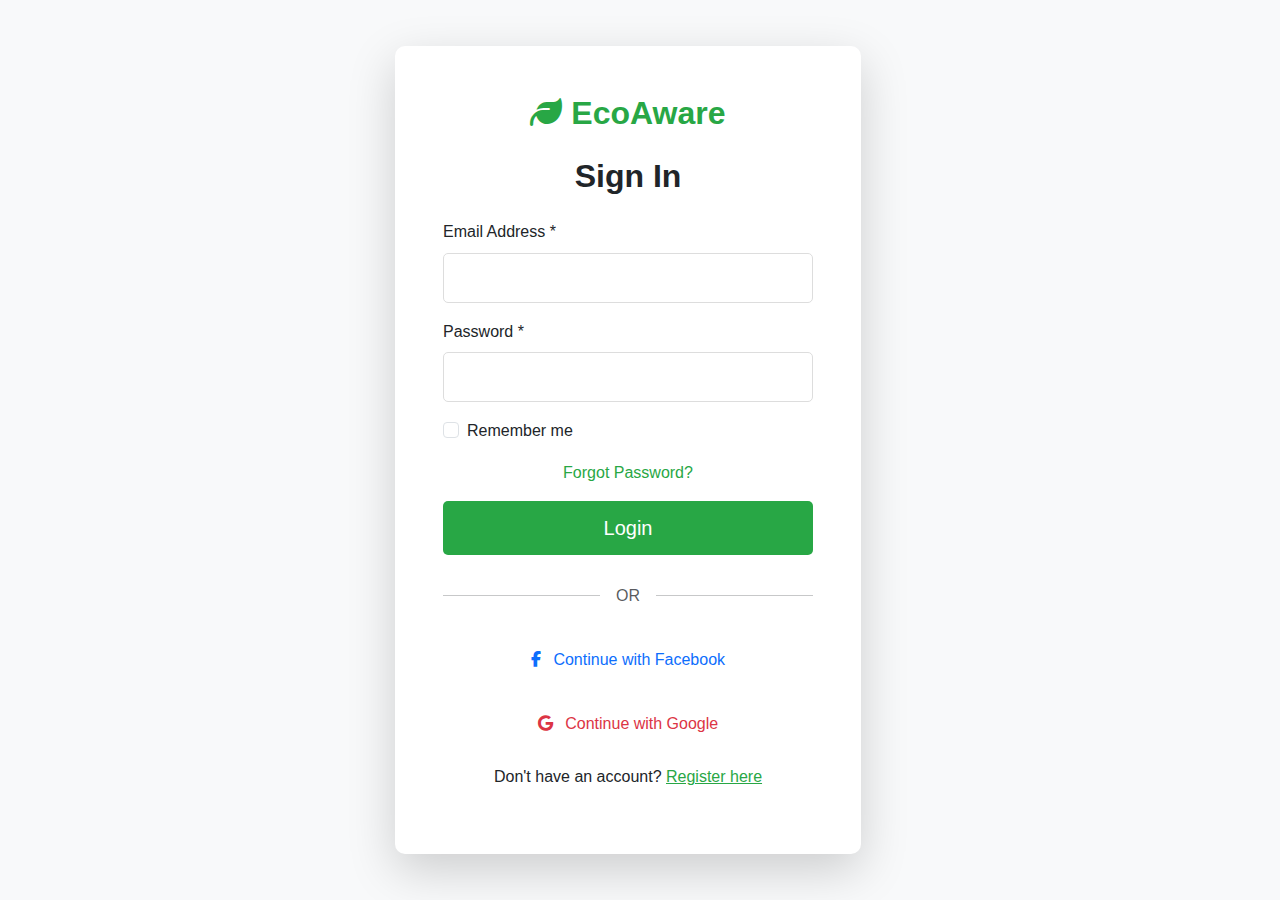
<file: login.html>
<!DOCTYPE html>
<html lang="en">
<head>
    <meta charset="UTF-8">
    <meta name="viewport" content="width=device-width, initial-scale=1.0">
    <title>Login - Environmental Sustainability Awareness</title>
    <link rel="icon" type="image/svg+xml" href="favicon.svg">
    <link rel="icon" type="image/png" href="favicon.svg">
    <link href="https://cdn.jsdelivr.net/npm/bootstrap@5.3.0/dist/css/bootstrap.min.css" rel="stylesheet">
    <link rel="stylesheet" href="https://cdnjs.cloudflare.com/ajax/libs/font-awesome/6.4.0/css/all.min.css">
    <link rel="stylesheet" href="style.css">
    <link rel="stylesheet" href="responsive.css">
    <style>
        body {
            padding-top: 0;
            display: flex;
            align-items: center;
            min-height: 100vh;
            background: #f8f9fa;
        }
        .login-container {
            width: 100%;
            padding: 2rem;
        }
        .btn-success {
            color: #ffffff !important;
        }
        .btn-success:hover {
            color: #ffffff !important;
            background-color: #218838 !important;
        }
        .btn-success:focus {
            color: #ffffff !important;
            background-color: #218838 !important;
        }
        .btn-success:active {
            color: #ffffff !important;
            background-color: #1e7e34 !important;
        }
        button.btn-success {
            color: #ffffff !important;
        }
        button.btn-success:hover {
            color: #ffffff !important;
        }
        .social-login .btn {
            transition: all 0.3s;
        }
        .social-login .btn-outline-primary {
            color: #0d6efd;
            border-color: #0d6efd;
        }
        .social-login .btn-outline-primary:hover {
            background-color: #0d6efd !important;
            border-color: #0d6efd !important;
            color: #ffffff !important;
            transform: translateY(-2px);
            box-shadow: 0 4px 8px rgba(13, 110, 253, 0.3);
        }
        .social-login .btn-outline-primary:hover i {
            color: #ffffff !important;
        }
        .social-login .btn-outline-danger {
            color: #dc3545;
            border-color: #dc3545;
        }
        .social-login .btn-outline-danger:hover {
            background-color: #dc3545 !important;
            border-color: #dc3545 !important;
            color: #ffffff !important;
            transform: translateY(-2px);
            box-shadow: 0 4px 8px rgba(220, 53, 69, 0.3);
        }
        .social-login .btn-outline-danger:hover i {
            color: #ffffff !important;
        }
        .divider {
            margin: 1.5rem 0;
        }
    </style>
</head>
<body>
    <!-- Login Form -->
    <div class="login-container">
        <div class="container">
            <div class="row justify-content-center">
                <div class="col-lg-5 col-md-7">
                    <div class="card shadow-lg">
                        <div class="card-body p-5">
                            <div class="text-center mb-4">
                                <a href="index.html" class="text-decoration-none">
                                    <h2 class="fw-bold text-success mb-0">
                                        <i class="fas fa-leaf"></i> EcoAware
                                    </h2>
                                </a>
                            </div>
                            <h2 class="fw-bold mb-4 text-center">Sign In</h2>
                            <form id="loginForm">
                                <div class="mb-3">
                                    <label for="loginEmail" class="form-label">Email Address *</label>
                                    <input type="email" class="form-control" id="loginEmail" required>
                                </div>
                                <div class="mb-3">
                                    <label for="loginPassword" class="form-label">Password *</label>
                                    <input type="password" class="form-control" id="loginPassword" required>
                                </div>
                                <div class="mb-3 form-check">
                                    <input type="checkbox" class="form-check-input" id="rememberMe">
                                    <label class="form-check-label" for="rememberMe">
                                        Remember me
                                    </label>
                                </div>
                                <div class="mb-3 text-center">
                                    <a href="#" class="text-success text-decoration-none">Forgot Password?</a>
                                </div>
                                <div class="text-center">
                                    <button type="submit" class="btn btn-success btn-lg w-100">Login</button>
                                </div>
                                <div class="divider my-4">
                                    <div class="d-flex align-items-center">
                                        <hr class="flex-grow-1">
                                        <span class="px-3 text-muted">OR</span>
                                        <hr class="flex-grow-1">
                                    </div>
                                </div>
                                <div class="social-login">
                                    <button type="button" class="btn btn-outline-primary w-100 mb-3" onclick="handleSocialLogin('facebook')">
                                        <i class="fab fa-facebook-f me-2"></i> Continue with Facebook
                                    </button>
                                    <button type="button" class="btn btn-outline-danger w-100" onclick="handleSocialLogin('google')">
                                        <i class="fab fa-google me-2"></i> Continue with Google
                                    </button>
                                </div>
                                <div class="text-center mt-3">
                                    <p class="mb-0">Don't have an account? <a href="register.html" class="text-success">Register here</a></p>
                                </div>
                            </form>
                            <div id="loginMessage" class="mt-3"></div>
                        </div>
                    </div>
                </div>
            </div>
        </div>
    </div>

    <script src="https://cdn.jsdelivr.net/npm/bootstrap@5.3.0/dist/js/bootstrap.bundle.min.js"></script>
    <script>
        document.getElementById('loginForm').addEventListener('submit', function(e) {
            e.preventDefault();
            const email = document.getElementById('loginEmail').value;
            const password = document.getElementById('loginPassword').value;
            const messageDiv = document.getElementById('loginMessage');
            
            if (!email || !password) {
                messageDiv.innerHTML = '<div class="alert alert-danger">Please fill in all required fields!</div>';
                return;
            }
            
            // Simulate login (in real application, this would connect to a backend)
            messageDiv.innerHTML = '<div class="alert alert-success">Login successful! Welcome back to EcoAware.</div>';
            // In a real application, you would redirect to dashboard here
            // window.location.href = 'dashboard.html';
        });

        function handleSocialLogin(provider) {
            const messageDiv = document.getElementById('loginMessage');
            if (provider === 'facebook') {
                messageDiv.innerHTML = '<div class="alert alert-info">Redirecting to Facebook login...</div>';
                // In a real application, you would integrate with Facebook OAuth here
                // window.location.href = 'your-facebook-oauth-url';
            } else if (provider === 'google') {
                messageDiv.innerHTML = '<div class="alert alert-info">Redirecting to Google login...</div>';
                // In a real application, you would integrate with Google OAuth here
                // window.location.href = 'your-google-oauth-url';
            }
        }
    </script>
</body>
</html>
</file>
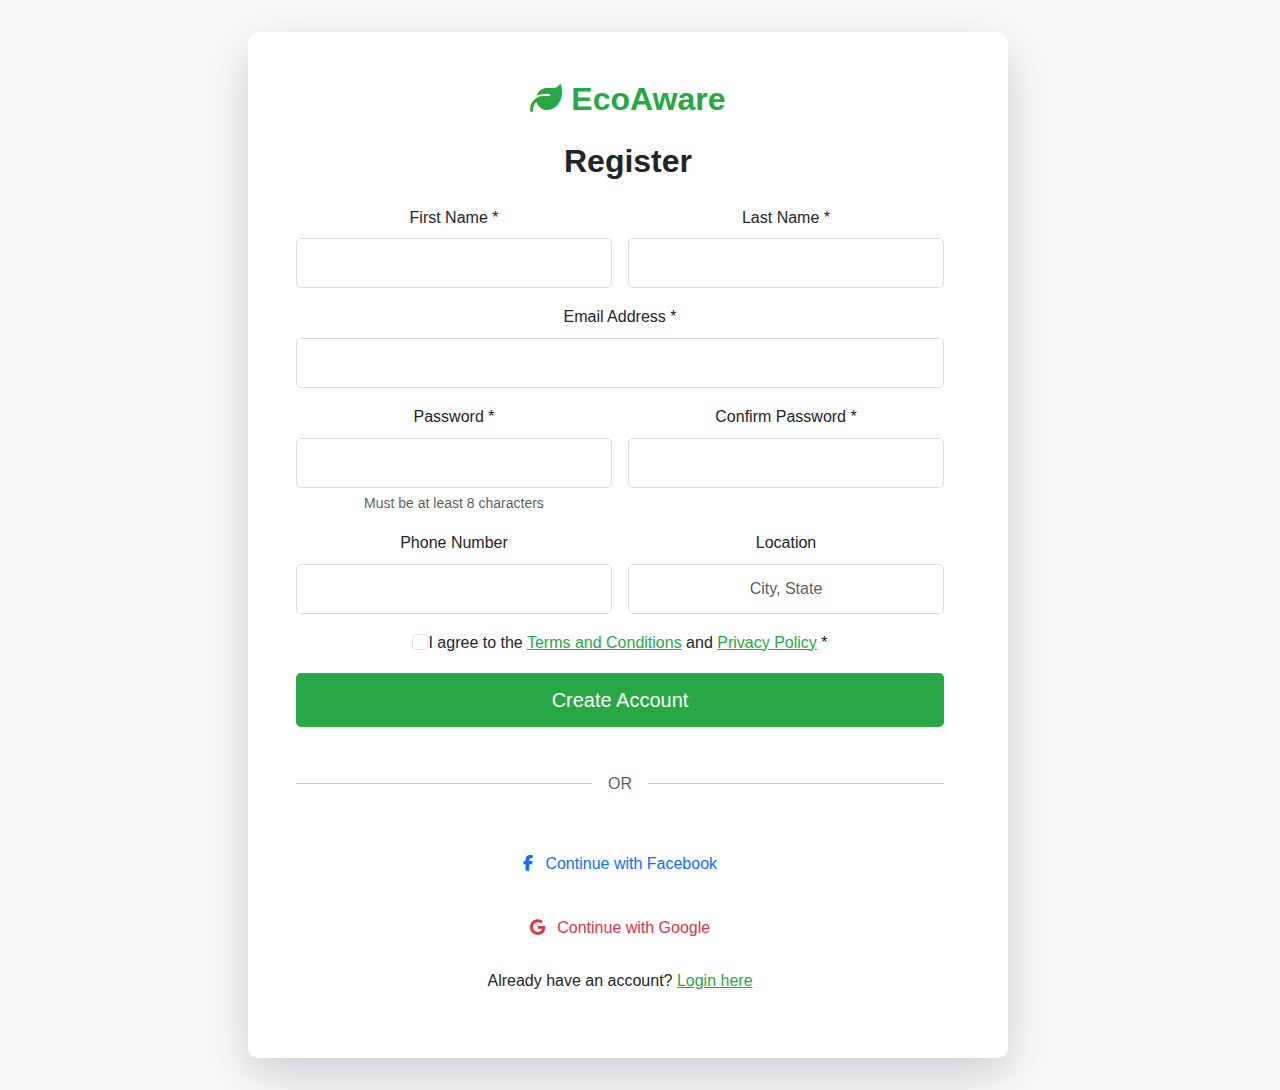
<file: register.html>
<!DOCTYPE html>
<html lang="en">
<head>
    <meta charset="UTF-8">
    <meta name="viewport" content="width=device-width, initial-scale=1.0">
    <title>Register - Environmental Sustainability Awareness</title>
    <link rel="icon" type="image/svg+xml" href="favicon.svg">
    <link rel="icon" type="image/png" href="favicon.svg">
    <link href="https://cdn.jsdelivr.net/npm/bootstrap@5.3.0/dist/css/bootstrap.min.css" rel="stylesheet">
    <link rel="stylesheet" href="https://cdnjs.cloudflare.com/ajax/libs/font-awesome/6.4.0/css/all.min.css">
    <link rel="stylesheet" href="style.css">
    <link rel="stylesheet" href="responsive.css">
    <style>
        body {
            padding-top: 0;
            display: flex;
            align-items: center;
            justify-content: center;
            min-height: 100vh;
            background: #f8f9fa;
        }
        .register-container {
            width: 100%;
            padding: 2rem;
            display: flex;
            align-items: center;
            justify-content: center;
        }
        .card {
            margin: 0 auto;
        }
        .form-label {
            text-align: center;
        }
        .form-control {
            text-align: center;
        }
        .form-check {
            justify-content: center;
        }
        .btn-success {
            color: #ffffff !important;
        }
        .btn-success:hover {
            color: #ffffff !important;
            background-color: #218838 !important;
        }
        .btn-success:focus {
            color: #ffffff !important;
            background-color: #218838 !important;
        }
        .btn-success:active {
            color: #ffffff !important;
            background-color: #1e7e34 !important;
        }
        .btn-success:visited {
            color: #ffffff !important;
        }
        button.btn-success {
            color: #ffffff !important;
        }
        button.btn-success:hover {
            color: #ffffff !important;
        }
        .social-login .btn {
            transition: all 0.3s;
        }
        .social-login .btn-outline-primary {
            color: #0d6efd;
            border-color: #0d6efd;
        }
        .social-login .btn-outline-primary:hover {
            background-color: #0d6efd !important;
            border-color: #0d6efd !important;
            color: #ffffff !important;
            transform: translateY(-2px);
            box-shadow: 0 4px 8px rgba(13, 110, 253, 0.3);
        }
        .social-login .btn-outline-primary:hover i {
            color: #ffffff !important;
        }
        .social-login .btn-outline-danger {
            color: #dc3545;
            border-color: #dc3545;
        }
        .social-login .btn-outline-danger:hover {
            background-color: #dc3545 !important;
            border-color: #dc3545 !important;
            color: #ffffff !important;
            transform: translateY(-2px);
            box-shadow: 0 4px 8px rgba(220, 53, 69, 0.3);
        }
        .social-login .btn-outline-danger:hover i {
            color: #ffffff !important;
        }
        .divider {
            margin: 1.5rem 0;
        }
    </style>
</head>
<body>
    <!-- Registration Form -->
    <div class="register-container">
        <div class="container">
            <div class="row justify-content-center">
                <div class="col-lg-8 col-md-10">
                    <div class="card shadow-lg">
                        <div class="card-body p-5">
                            <div class="text-center mb-4">
                                <a href="index.html" class="text-decoration-none">
                                    <h2 class="fw-bold text-success mb-0">
                                        <i class="fas fa-leaf"></i> EcoAware
                                    </h2>
                                </a>
                            </div>
                            <h2 class="fw-bold mb-4 text-center">Register</h2>
                            <form id="registerForm">
                                <div class="row g-3">
                                    <div class="col-md-6">
                                        <label for="regFirstName" class="form-label text-center d-block">First Name *</label>
                                        <input type="text" class="form-control text-center" id="regFirstName" required>
                                    </div>
                                    <div class="col-md-6">
                                        <label for="regLastName" class="form-label text-center d-block">Last Name *</label>
                                        <input type="text" class="form-control text-center" id="regLastName" required>
                                    </div>
                                    <div class="col-md-12">
                                        <label for="regEmail" class="form-label text-center d-block">Email Address *</label>
                                        <input type="email" class="form-control text-center" id="regEmail" required>
                                    </div>
                                    <div class="col-md-6">
                                        <label for="regPassword" class="form-label text-center d-block">Password *</label>
                                        <input type="password" class="form-control text-center" id="regPassword" required>
                                        <small class="form-text text-muted d-block text-center">Must be at least 8 characters</small>
                                    </div>
                                    <div class="col-md-6">
                                        <label for="regConfirmPassword" class="form-label text-center d-block">Confirm Password *</label>
                                        <input type="password" class="form-control text-center" id="regConfirmPassword" required>
                                    </div>
                                    <div class="col-md-6">
                                        <label for="regPhone" class="form-label text-center d-block">Phone Number</label>
                                        <input type="tel" class="form-control text-center" id="regPhone">
                                    </div>
                                    <div class="col-md-6">
                                        <label for="regLocation" class="form-label text-center d-block">Location</label>
                                        <input type="text" class="form-control text-center" id="regLocation" placeholder="City, State">
                                    </div>
                                    <div class="col-md-12">
                                        <div class="form-check d-flex justify-content-center">
                                            <input class="form-check-input" type="checkbox" id="regTerms" required>
                                            <label class="form-check-label text-center" for="regTerms">
                                                I agree to the <a href="#" class="text-success">Terms and Conditions</a> and <a href="#" class="text-success">Privacy Policy</a> *
                                            </label>
                                        </div>
                                    </div>
                                    <div class="col-md-12 text-center">
                                        <button type="submit" class="btn btn-success btn-lg w-100">Create Account</button>
                                    </div>
                                    <div class="col-md-12">
                                        <div class="divider my-4">
                                            <div class="d-flex align-items-center">
                                                <hr class="flex-grow-1">
                                                <span class="px-3 text-muted">OR</span>
                                                <hr class="flex-grow-1">
                                            </div>
                                        </div>
                                    </div>
                                    <div class="col-md-12 social-login">
                                        <button type="button" class="btn btn-outline-primary w-100 mb-3" onclick="handleSocialLogin('facebook')">
                                            <i class="fab fa-facebook-f me-2"></i> Continue with Facebook
                                        </button>
                                        <button type="button" class="btn btn-outline-danger w-100" onclick="handleSocialLogin('google')">
                                            <i class="fab fa-google me-2"></i> Continue with Google
                                        </button>
                                    </div>
                                    <div class="col-md-12 text-center">
                                        <p class="mb-0">Already have an account? <a href="login.html" class="text-success">Login here</a></p>
                                    </div>
                                </div>
                            </form>
                            <div id="registerMessage" class="mt-3"></div>
                        </div>
                    </div>
                </div>
            </div>
        </div>
    </div>

    <script src="https://cdn.jsdelivr.net/npm/bootstrap@5.3.0/dist/js/bootstrap.bundle.min.js"></script>
    <script>
        document.getElementById('registerForm').addEventListener('submit', function(e) {
            e.preventDefault();
            const password = document.getElementById('regPassword').value;
            const confirmPassword = document.getElementById('regConfirmPassword').value;
            const messageDiv = document.getElementById('registerMessage');
            
            if (password !== confirmPassword) {
                messageDiv.innerHTML = '<div class="alert alert-danger">Passwords do not match!</div>';
                return;
            }
            
            if (password.length < 8) {
                messageDiv.innerHTML = '<div class="alert alert-danger">Password must be at least 8 characters long!</div>';
                return;
            }
            
            messageDiv.innerHTML = '<div class="alert alert-success">Registration successful! Welcome to EcoAware. You can now <a href="login.html" class="alert-link">login</a>.</div>';
            this.reset();
        });

        function handleSocialLogin(provider) {
            const messageDiv = document.getElementById('registerMessage');
            if (provider === 'facebook') {
                messageDiv.innerHTML = '<div class="alert alert-info">Redirecting to Facebook registration...</div>';
                // In a real application, you would integrate with Facebook OAuth here
                // window.location.href = 'your-facebook-oauth-url';
            } else if (provider === 'google') {
                messageDiv.innerHTML = '<div class="alert alert-info">Redirecting to Google registration...</div>';
                // In a real application, you would integrate with Google OAuth here
                // window.location.href = 'your-google-oauth-url';
            }
        }
    </script>
</body>
</html>
</file>
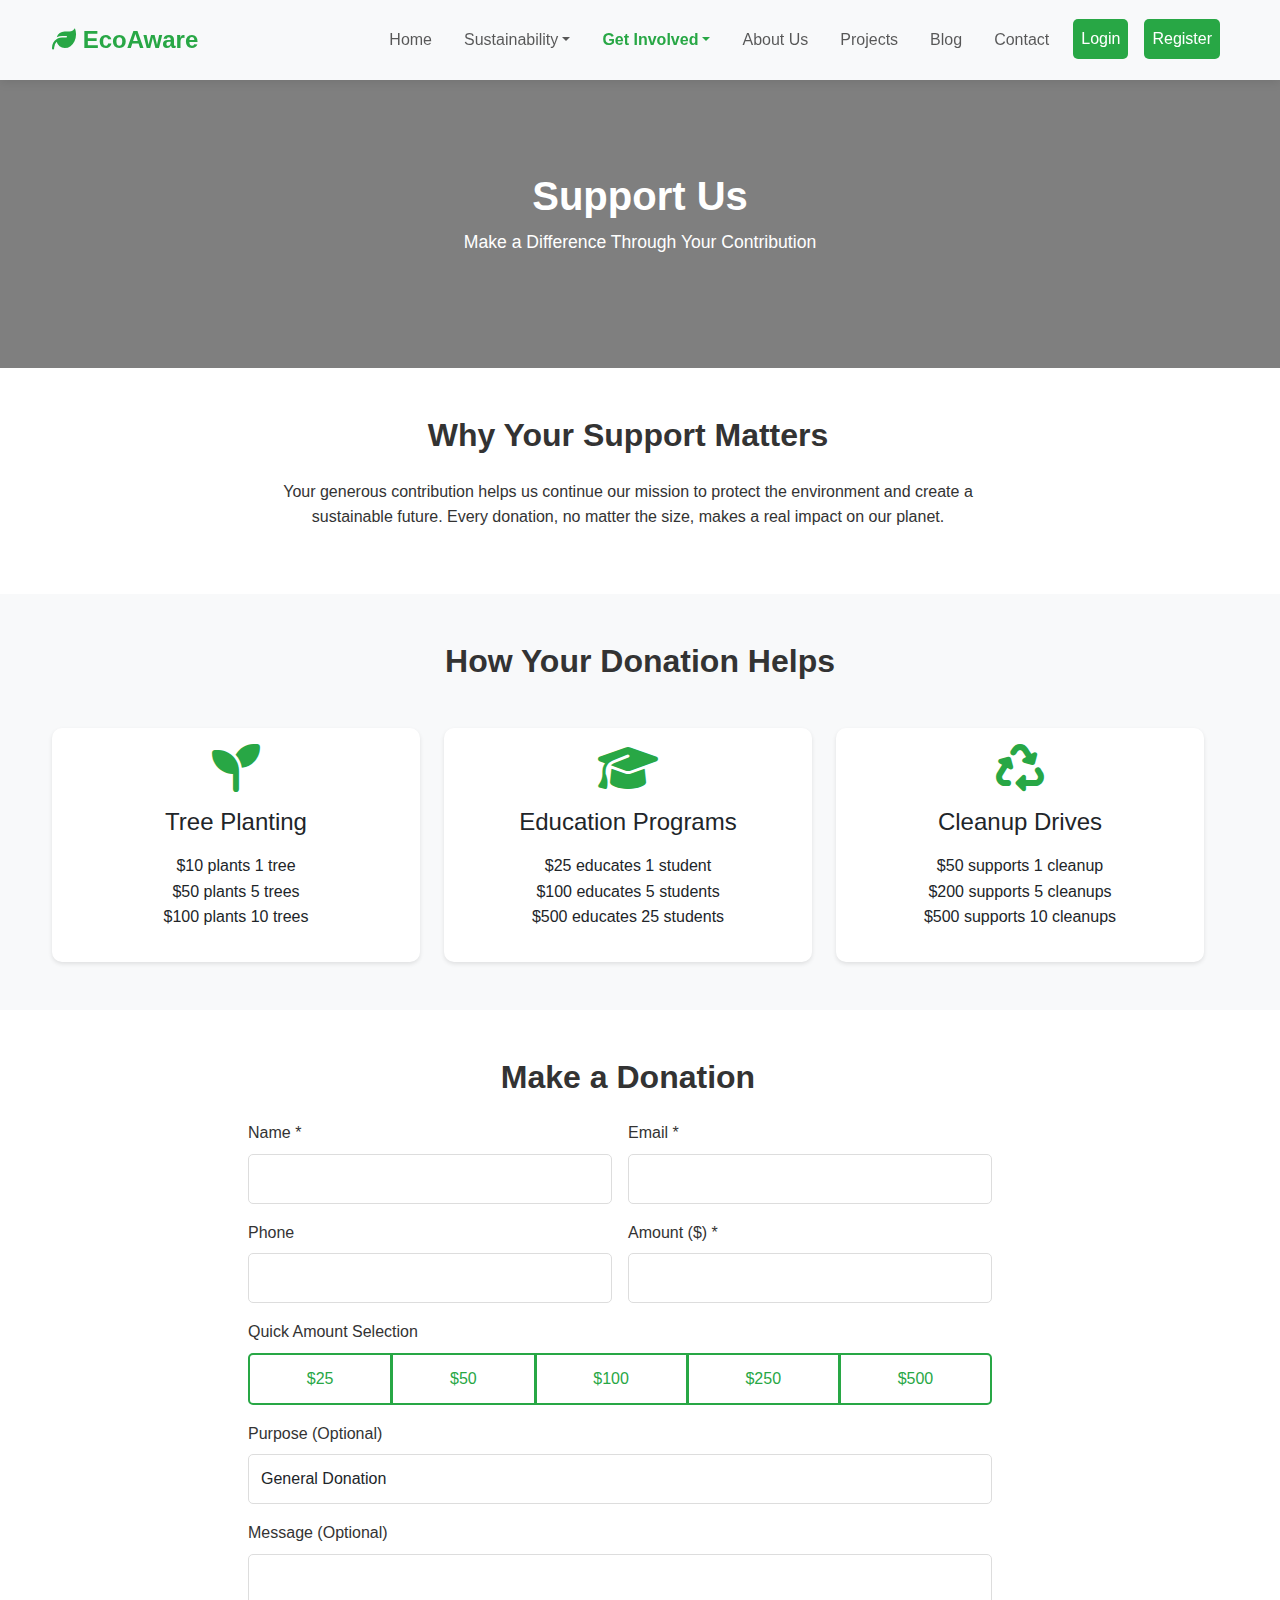
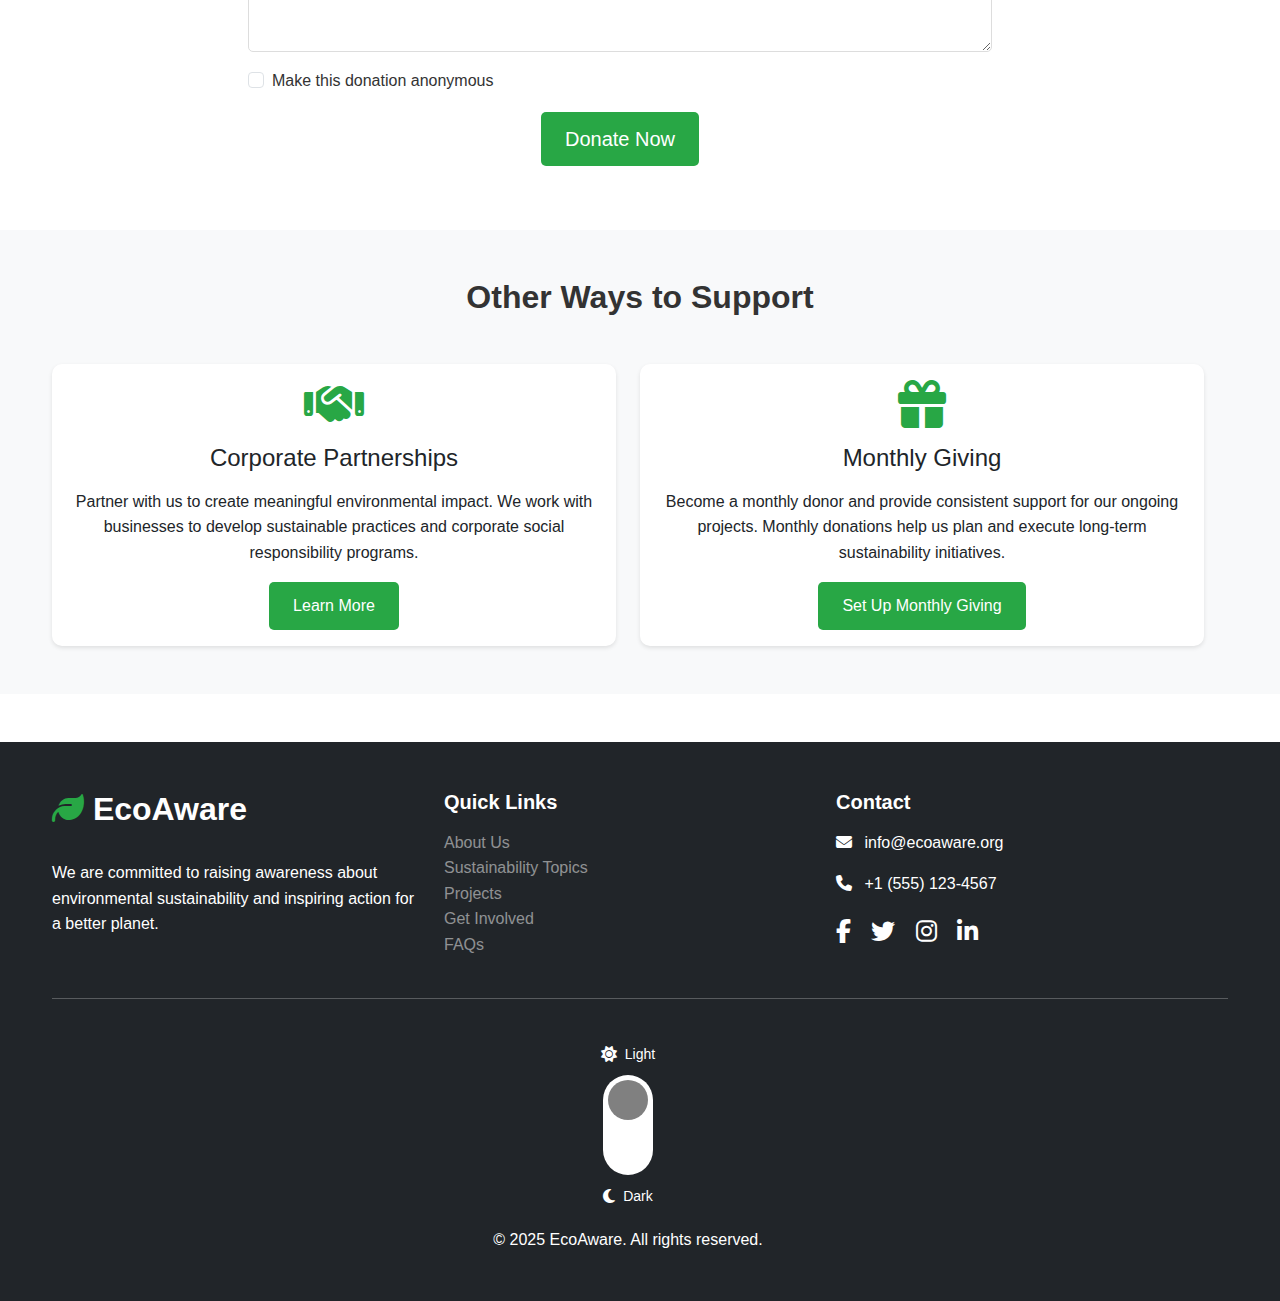
<file: support-us.html>
<!DOCTYPE html>
<html lang="en">
<head>
    <meta charset="UTF-8">
    <meta name="viewport" content="width=device-width, initial-scale=1.0">
    <title>Support Us - Environmental Sustainability Awareness</title>
    <link rel="icon" type="image/svg+xml" href="favicon.svg">
    <link rel="icon" type="image/png" href="favicon.svg">
    <link href="https://cdn.jsdelivr.net/npm/bootstrap@5.3.0/dist/css/bootstrap.min.css" rel="stylesheet">
    <link rel="stylesheet" href="https://cdnjs.cloudflare.com/ajax/libs/font-awesome/6.4.0/css/all.min.css">
    <link rel="stylesheet" href="style.css">
    <link rel="stylesheet" href="responsive.css">
</head>
<body>
    <!-- Navbar -->
    <nav class="navbar navbar-expand-lg navbar-light bg-light fixed-top">
        <div class="container">
            <a class="navbar-brand" href="index.html">
                <i class="fas fa-leaf text-success"></i> EcoAware
            </a>
            <button class="navbar-toggler" type="button" data-bs-toggle="collapse" data-bs-target="#navbarNav">
                <span class="navbar-toggler-icon"></span>
            </button>
            <div class="collapse navbar-collapse" id="navbarNav">
                <ul class="navbar-nav ms-auto">
                    <li class="nav-item"><a class="nav-link" href="index.html">Home</a></li>
                    <li class="nav-item dropdown">
                        <a class="nav-link dropdown-toggle" href="#" role="button" data-bs-toggle="dropdown">Sustainability</a>
                        <ul class="dropdown-menu">
                            <li><a class="dropdown-item" href="sustainability-topics.html">All Topics</a></li>
                            <li><a class="dropdown-item" href="climate-change.html">Climate Change</a></li>
                            <li><a class="dropdown-item" href="renewable-energy.html">Renewable Energy</a></li>
                        </ul>
                    </li>
                    <li class="nav-item dropdown">
                        <a class="nav-link dropdown-toggle active" href="#" role="button" data-bs-toggle="dropdown">Get Involved</a>
                        <ul class="dropdown-menu">
                            <li><a class="dropdown-item" href="get-involved.html">Volunteer</a></li>
                            <li><a class="dropdown-item active" href="support-us.html">Donate</a></li>
                            <li><a class="dropdown-item" href="events.html">Events</a></li>
                        </ul>
                    </li>
                    <li class="nav-item"><a class="nav-link" href="about.html">About Us</a></li>
                    <li class="nav-item"><a class="nav-link" href="projects.html">Projects</a></li>
                    <li class="nav-item"><a class="nav-link" href="blog.html">Blog</a></li>
                    <li class="nav-item"><a class="nav-link" href="contact.html">Contact</a></li>
                    <li class="nav-item"><a class="nav-link btn btn-success ms-2" href="login.html">Login</a></li>
                    <li class="nav-item"><a class="nav-link btn btn-success ms-2" href="register.html">Register</a></li>
                </ul>
            </div>
        </div>
    </nav>

    <!-- Page Header -->
    <section class="page-header">
        <div class="container text-center">
            <h1 class="fw-bold">Support Us</h1>
            <p class="lead">Make a Difference Through Your Contribution</p>
        </div>
    </section>

    <!-- Why Donate -->
    <section class="py-5">
        <div class="container">
            <div class="row">
                <div class="col-lg-8 mx-auto text-center">
                    <h2 class="fw-bold mb-4">Why Your Support Matters</h2>
                    <p class="lead">Your generous contribution helps us continue our mission to protect the environment and create a sustainable future. Every donation, no matter the size, makes a real impact on our planet.</p>
                </div>
            </div>
        </div>
    </section>

    <!-- Impact of Donations -->
    <section class="py-5 bg-light">
        <div class="container">
            <h2 class="fw-bold mb-5 text-center">How Your Donation Helps</h2>
            <div class="row g-4">
                <div class="col-md-4">
                    <div class="card h-100 shadow-sm text-center">
                        <div class="card-body">
                            <i class="fas fa-seedling fa-3x text-success mb-3"></i>
                            <h3 class="fw-light mb-3">Tree Planting</h3>
                            <p>$10 plants 1 tree<br>$50 plants 5 trees<br>$100 plants 10 trees</p>
                        </div>
                    </div>
                </div>
                <div class="col-md-4">
                    <div class="card h-100 shadow-sm text-center">
                        <div class="card-body">
                            <i class="fas fa-graduation-cap fa-3x text-success mb-3"></i>
                            <h3 class="fw-light mb-3">Education Programs</h3>
                            <p>$25 educates 1 student<br>$100 educates 5 students<br>$500 educates 25 students</p>
                        </div>
                    </div>
                </div>
                <div class="col-md-4">
                    <div class="card h-100 shadow-sm text-center">
                        <div class="card-body">
                            <i class="fas fa-recycle fa-3x text-success mb-3"></i>
                            <h3 class="fw-light mb-3">Cleanup Drives</h3>
                            <p>$50 supports 1 cleanup<br>$200 supports 5 cleanups<br>$500 supports 10 cleanups</p>
                        </div>
                    </div>
                </div>
            </div>
        </div>
    </section>

    <!-- Donation Form -->
    <section class="py-5">
        <div class="container">
            <div class="row">
                <div class="col-lg-8 mx-auto">
                    <h2 class="fw-bold mb-4 text-center">Make a Donation</h2>
                    <form id="donationForm">
                        <div class="row g-3">
                            <div class="col-md-6">
                                <label for="donorName" class="form-label">Name *</label>
                                <input type="text" class="form-control" id="donorName" required>
                            </div>
                            <div class="col-md-6">
                                <label for="donorEmail" class="form-label">Email *</label>
                                <input type="email" class="form-control" id="donorEmail" required>
                            </div>
                            <div class="col-md-6">
                                <label for="donorPhone" class="form-label">Phone</label>
                                <input type="tel" class="form-control" id="donorPhone">
                            </div>
                            <div class="col-md-6">
                                <label for="donationAmount" class="form-label">Amount ($) *</label>
                                <input type="number" class="form-control" id="donationAmount" min="1" step="1" required>
                            </div>
                            <div class="col-md-12">
                                <label class="form-label">Quick Amount Selection</label>
                                <div class="btn-group w-100" role="group">
                                    <input type="radio" class="btn-check" name="quickAmount" id="amount25" value="25">
                                    <label class="btn btn-outline-success" for="amount25">$25</label>
                                    <input type="radio" class="btn-check" name="quickAmount" id="amount50" value="50">
                                    <label class="btn btn-outline-success" for="amount50">$50</label>
                                    <input type="radio" class="btn-check" name="quickAmount" id="amount100" value="100">
                                    <label class="btn btn-outline-success" for="amount100">$100</label>
                                    <input type="radio" class="btn-check" name="quickAmount" id="amount250" value="250">
                                    <label class="btn btn-outline-success" for="amount250">$250</label>
                                    <input type="radio" class="btn-check" name="quickAmount" id="amount500" value="500">
                                    <label class="btn btn-outline-success" for="amount500">$500</label>
                                </div>
                            </div>
                            <div class="col-md-12">
                                <label for="donationPurpose" class="form-label">Purpose (Optional)</label>
                                <select class="form-control" id="donationPurpose">
                                    <option value="">General Donation</option>
                                    <option value="tree-planting">Tree Planting</option>
                                    <option value="education">Education Programs</option>
                                    <option value="cleanup">Cleanup Drives</option>
                                    <option value="renewable-energy">Renewable Energy Projects</option>
                                    <option value="biodiversity">Biodiversity Conservation</option>
                                </select>
                            </div>
                            <div class="col-md-12">
                                <label for="donationMessage" class="form-label">Message (Optional)</label>
                                <textarea class="form-control" id="donationMessage" rows="3"></textarea>
                            </div>
                            <div class="col-md-12">
                                <div class="form-check">
                                    <input class="form-check-input" type="checkbox" id="anonymousDonation">
                                    <label class="form-check-label" for="anonymousDonation">
                                        Make this donation anonymous
                                    </label>
                                </div>
                            </div>
                            <div class="col-md-12 text-center">
                                <button type="submit" class="btn btn-success btn-lg">Donate Now</button>
                            </div>
                        </div>
                    </form>
                    <div id="donationMessage" class="mt-3"></div>
                </div>
            </div>
        </div>
    </section>

    <!-- Other Ways to Support -->
    <section class="py-5 bg-light">
        <div class="container">
            <h2 class="fw-bold mb-5 text-center">Other Ways to Support</h2>
            <div class="row g-4">
                <div class="col-md-6">
                    <div class="card h-100 shadow-sm">
                        <div class="card-body text-center">
                            <i class="fas fa-handshake fa-3x text-success mb-3"></i>
                            <h3 class="fw-light mb-3">Corporate Partnerships</h3>
                            <p>Partner with us to create meaningful environmental impact. We work with businesses to develop sustainable practices and corporate social responsibility programs.</p>
                            <a href="contact.html" class="btn btn-success">Learn More</a>
                        </div>
                    </div>
                </div>
                <div class="col-md-6">
                    <div class="card h-100 shadow-sm">
                        <div class="card-body text-center">
                            <i class="fas fa-gift fa-3x text-success mb-3"></i>
                            <h3 class="fw-light mb-3">Monthly Giving</h3>
                            <p>Become a monthly donor and provide consistent support for our ongoing projects. Monthly donations help us plan and execute long-term sustainability initiatives.</p>
                            <a href="contact.html" class="btn btn-success">Set Up Monthly Giving</a>
                        </div>
                    </div>
                </div>
            </div>
        </div>
    </section>

    <!-- Footer -->
    <footer class="bg-dark text-white py-5 mt-5">
        <div class="container">
            <div class="row g-4">
                <div class="col-md-4">
                    <a href="index.html" class="text-decoration-none mb-3 d-inline-block">
                        <h2 class="fw-bold text-white mb-3">
                            <i class="fas fa-leaf text-success"></i> EcoAware
                        </h2>
                    </a>
                    <p>We are committed to raising awareness about environmental sustainability and inspiring action for a better planet.</p>
                </div>
                <div class="col-md-4">
                    <h5 class="fw-bold mb-3">Quick Links</h5>
                    <ul class="list-unstyled">
                        <li><a href="about.html" class="text-white-50 text-decoration-none">About Us</a></li>
                        <li><a href="sustainability-topics.html" class="text-white-50 text-decoration-none">Sustainability Topics</a></li>
                        <li><a href="projects.html" class="text-white-50 text-decoration-none">Projects</a></li>
                        <li><a href="get-involved.html" class="text-white-50 text-decoration-none">Get Involved</a></li>
                        <li><a href="faqs.html" class="text-white-50 text-decoration-none">FAQs</a></li>
                    </ul>
                </div>
                <div class="col-md-4">
                    <h5 class="fw-bold mb-3">Contact</h5>
                    <p><i class="fas fa-envelope me-2"></i> info@ecoaware.org</p>
                    <p><i class="fas fa-phone me-2"></i> +1 (555) 123-4567</p>
                    <div class="social-icons mt-3">
                        <a href="#" class="text-white me-3" target="_blank"><i class="fab fa-facebook-f"></i></a>
                        <a href="#" class="text-white me-3" target="_blank"><i class="fab fa-twitter"></i></a>
                        <a href="#" class="text-white me-3" target="_blank"><i class="fab fa-instagram"></i></a>
                        <a href="#" class="text-white" target="_blank"><i class="fab fa-linkedin-in"></i></a>
                    </div>
                </div>
            </div>
            <hr class="my-4">
            <div class="row align-items-center">
                <div class="col-md-12 text-center">
                    <div class="theme-toggle-container">
                        <div class="theme-option">
                            <i class="fas fa-sun"></i>
                            <span>Light</span>
                        </div>
                        <label class="vertical-toggle-switch">
                            <input type="checkbox" id="themeToggle">
                            <span class="vertical-toggle-slider"></span>
                        </label>
                        <div class="theme-option">
                            <i class="fas fa-moon"></i>
                            <span>Dark</span>
                        </div>
                    </div>
                    <p class="mb-0">&copy; 2025 EcoAware. All rights reserved.</p>
                </div>
            </div>
        </div>
    </footer>

    <script src="https://cdn.jsdelivr.net/npm/bootstrap@5.3.0/dist/js/bootstrap.bundle.min.js"></script>
    <script>
        // Theme Toggle Functionality
        (function() {
            const themeToggle = document.getElementById('themeToggle');
            const html = document.documentElement;
            
            // Check for saved theme preference or default to light mode
            const currentTheme = localStorage.getItem('theme') || 'light';
            
            // Set initial theme
            if (currentTheme === 'dark') {
                html.setAttribute('data-theme', 'dark');
                themeToggle.checked = true;
            } else {
                html.setAttribute('data-theme', 'light');
                themeToggle.checked = false;
            }
            
            // Theme toggle event listener
            themeToggle.addEventListener('change', function() {
                if (this.checked) {
                    html.setAttribute('data-theme', 'dark');
                    localStorage.setItem('theme', 'dark');
                } else {
                    html.setAttribute('data-theme', 'light');
                    localStorage.setItem('theme', 'light');
                }
            });
        })();
    </script>
    <script>
        document.getElementById('donationForm').addEventListener('submit', function(e) {
            e.preventDefault();
            const messageDiv = document.getElementById('donationMessage');
            messageDiv.innerHTML = '<div class="alert alert-success">Thank you for your generous donation! Your contribution makes a real difference.</div>';
            this.reset();
        });

        // Quick amount selection
        document.querySelectorAll('input[name="quickAmount"]').forEach(radio => {
            radio.addEventListener('change', function() {
                document.getElementById('donationAmount').value = this.value;
            });
        });
    </script>
</body>
</html>
</file>
<file: style.css>
/* Global Styles */
* {
    margin: 0;
    padding: 0;
    box-sizing: border-box;
}

/* Scrollbar Styles */
html {
    overflow-y: scroll;
    scrollbar-width: thin;
    scrollbar-color: #888 #f1f1f1;
}

/* Custom Scrollbar Styling for Webkit browsers (Chrome, Safari, Opera) */
html::-webkit-scrollbar {
    width: 12px;
}

html::-webkit-scrollbar-track {
    background: #f1f1f1;
}

html::-webkit-scrollbar-thumb {
    background: #888;
    border-radius: 6px;
}

html::-webkit-scrollbar-thumb:hover {
    background: #555;
}

body {
    font-family: 'Segoe UI', Tahoma, Geneva, Verdana, sans-serif;
    line-height: 1.6;
    color: #333;
    padding-top: 76px;
    overflow-x: hidden;
    scrollbar-width: thin;
    scrollbar-color: #888 #f1f1f1;
}

/* Custom Scrollbar for body (Webkit browsers) */
body::-webkit-scrollbar {
    width: 12px;
}

body::-webkit-scrollbar-track {
    background: #f1f1f1;
}

body::-webkit-scrollbar-thumb {
    background: #888;
    border-radius: 6px;
}

body::-webkit-scrollbar-thumb:hover {
    background: #555;
}

/* Ensure consistent font family for all text elements */
p, 
span, 
div, 
a, 
li, 
td, 
th,
label,
input,
textarea,
select,
button {
    font-family: 'Segoe UI', Tahoma, Geneva, Verdana, sans-serif;
}

/* Ensure Our Story section uses consistent font */
section .col-lg-8 p,
section .col-lg-8 p.lead {
    font-family: 'Segoe UI', Tahoma, Geneva, Verdana, sans-serif !important;
    font-weight: 400;
}

/* Override Bootstrap lead class to use consistent font */
p.lead {
    font-family: 'Segoe UI', Tahoma, Geneva, Verdana, sans-serif !important;
    font-size: 1.1rem;
    font-weight: 400;
    line-height: 1.6;
}

body::-webkit-scrollbar {
    display: none; /* Chrome, Safari, Opera */
}

h1 {
    font-weight: 700;
    font-size: 2.5rem;
}

h2 {
    font-weight: 600;
    font-size: 2rem;
    text-align: center;
}

h3 {
    font-weight: 300;
    font-size: 1.5rem;
}

/* Navbar */
.navbar {
    box-shadow: 0 2px 10px rgba(0,0,0,0.1);
    padding: 1rem 0;
}

.navbar-brand {
    font-size: 1.5rem;
    font-weight: bold;
    text-decoration: none;
    color: #28a745 !important;
}

.navbar-nav .nav-link {
    margin: 0 0.5rem;
    font-weight: 500;
    transition: color 0.3s;
}

.navbar-nav .nav-link:hover {
    color: #28a745 !important;
}

.navbar-nav .nav-link.active {
    color: #28a745 !important;
    font-weight: 600;
}

.navbar-nav .btn {
    padding: 0.5rem 1rem;
    border-radius: 5px;
    transition: all 0.3s;
}

.navbar-nav .btn:hover {
    transform: translateY(-2px);
    box-shadow: 0 4px 8px rgba(0,0,0,0.2);
}
.navbar-nav .btn-success:hover {
    background-color: #218838 !important;
    color: white !important;
    transform: translateY(-2px);
    box-shadow: 0 4px 8px rgba(40,167,69,0.3);
}

/* Hero Banner */
.hero-banner {
    background: linear-gradient(rgba(0,0,0,0.5), rgba(0,0,0,0.5)), url('https://images.pexels.com/photos/1072824/pexels-photo-1072824.jpeg?auto=compress&cs=tinysrgb&w=1920') center/cover;
    position: relative;
    min-height: 100vh;
    display: flex;
    align-items: center;
}

.hero-overlay {
    position: absolute;
    top: 0;
    left: 0;
    right: 0;
    bottom: 0;
    background: rgba(0,0,0,0.4);
}

.hero-banner .container {
    position: relative;
    z-index: 1;
}

.hero-buttons .btn {
    margin: 0.5rem;
    padding: 0.75rem 2rem;
    border-radius: 5px;
    transition: all 0.3s;
}

.hero-buttons .btn:hover {
    transform: translateY(-3px);
    box-shadow: 0 6px 12px rgba(0,0,0,0.3);
}
.hero-buttons .btn-success:hover {
    background-color: #218838 !important;
    color: #ffffff !important;
}
.hero-buttons .btn-outline-light {
    color: #ffffff;
    border-color: #ffffff;
}
.hero-buttons .btn-outline-light:hover {
    background-color: rgba(255,255,255,0.2) !important;
    border-color: #ffffff !important;
    color: #ffffff !important;
    transform: translateY(-3px);
    box-shadow: 0 6px 12px rgba(255,255,255,0.3);
}

/* Cards */
.card {
    border: none;
    border-radius: 10px;
    overflow: hidden;
    transition: all 0.3s;
}

.card:hover {
    transform: translateY(-5px);
    box-shadow: 0 10px 20px rgba(0,0,0,0.15) !important;
}

.card-img-top {
    height: 250px;
    object-fit: cover;
    width: 100%;
}

/* Buttons */
.btn {
    border-radius: 5px;
    padding: 0.75rem 1.5rem;
    font-weight: 500;
    transition: all 0.3s;
    border: none;
}

.btn-success {
    background-color: #28a745;
    color: white !important;
}

.btn-success:hover {
    background-color: #218838 !important;
    color: white !important;
    transform: translateY(-2px);
    box-shadow: 0 4px 8px rgba(40,167,69,0.3);
}

.btn-success:focus {
    color: white !important;
    background-color: #218838 !important;
}

.btn-success:active {
    color: white !important;
    background-color: #1e7e34 !important;
}

.btn-outline-success {
    border: 2px solid #28a745;
    color: #28a745;
}

.btn-outline-success:hover {
    background-color: #28a745;
    color: white;
    transform: translateY(-2px);
    box-shadow: 0 4px 8px rgba(40,167,69,0.3);
}

.btn-outline-light:hover {
    background-color: rgba(255,255,255,0.2);
    transform: translateY(-2px);
}

/* Images */
img {
    max-width: 100%;
    height: auto;
    display: block;
}

/* Forms */
.form-control {
    border-radius: 5px;
    border: 1px solid #ddd;
    padding: 0.75rem;
    transition: all 0.3s;
}

.form-control:focus {
    border-color: #28a745;
    box-shadow: 0 0 0 0.2rem rgba(40,167,69,0.25);
}

/* Footer */
footer {
    margin-top: auto;
}

footer a {
    transition: color 0.3s;
}

footer a:hover {
    color: #28a745 !important;
}

.social-icons a {
    font-size: 1.5rem;
    transition: all 0.3s;
    display: inline-block;
}

.social-icons a:hover {
    color: #28a745 !important;
    transform: translateY(-3px);
}

/* Sections */
section {
    padding: 4rem 0;
}

/* Contact Info */
.contact-info a {
    color: #28a745;
    text-decoration: none;
    transition: color 0.3s;
}

.contact-info a:hover {
    color: #218838;
    text-decoration: underline;
}

/* Gallery */
.gallery-item {
    margin-bottom: 2rem;
    border-radius: 10px;
    overflow: hidden;
    box-shadow: 0 4px 8px rgba(0,0,0,0.1);
    transition: all 0.3s;
}

.gallery-item:hover {
    transform: translateY(-5px);
    box-shadow: 0 8px 16px rgba(0,0,0,0.2);
}

.gallery-item img {
    width: 100%;
    height: 300px;
    object-fit: cover;
}

/* Testimonials */
.testimonial-card {
    background: #f8f9fa;
    padding: 2rem;
    border-radius: 10px;
    margin-bottom: 2rem;
    box-shadow: 0 2px 8px rgba(0,0,0,0.1);
}

/* Page Headers */
.page-header {
    background: linear-gradient(rgba(0,0,0,0.5), rgba(0,0,0,0.5)), url('https://images.pexels.com/photos/3408744/pexels-photo-3408744.jpeg?auto=compress&cs=tinysrgb&w=1920') center/cover;
    padding: 6rem 0;
    text-align: center;
    color: white;
}

/* Tables */
.table {
    border-radius: 10px;
    overflow: hidden;
}

/* Alerts */
.alert {
    border-radius: 5px;
    border: none;
}

/* Utilities */
.text-success {
    color: #28a745 !important;
}

.bg-light {
    background-color: #f8f9fa !important;
}

.shadow-sm {
    box-shadow: 0 2px 4px rgba(0,0,0,0.1) !important;
}

/* Dark Mode Styles */
[data-theme="dark"] {
    --bg-primary: #1a1a1a;
    --bg-secondary: #2d2d2d;
    --bg-tertiary: #3a3a3a;
    --text-primary: #ffffff;
    --text-secondary: #e0e0e0;
    --text-muted: #b0b0b0;
    --border-color: #4a4a4a;
    --card-bg: #2d2d2d;
    --hover-bg: #3a3a3a;
}

[data-theme="dark"] body {
    background-color: var(--bg-primary);
    color: var(--text-primary);
}

[data-theme="dark"] .navbar {
    background-color: var(--bg-secondary) !important;
    box-shadow: 0 2px 10px rgba(0,0,0,0.5);
}

[data-theme="dark"] .navbar-light {
    background-color: var(--bg-secondary) !important;
}

[data-theme="dark"] .navbar-brand,
[data-theme="dark"] .navbar-nav .nav-link {
    color: var(--text-primary) !important;
}

[data-theme="dark"] .navbar-nav .nav-link:hover {
    color: #28a745 !important;
}

[data-theme="dark"] .navbar-toggler {
    border-color: var(--border-color);
}

[data-theme="dark"] .navbar-toggler-icon {
    background-image: url("data:image/svg+xml,%3csvg xmlns='http://www.w3.org/2000/svg' viewBox='0 0 30 30'%3e%3cpath stroke='rgba%28255, 255, 255, 0.85%29' stroke-linecap='round' stroke-miterlimit='10' stroke-width='2' d='M4 7h22M4 15h22M4 23h22'/%3e%3c/svg%3e");
}

[data-theme="dark"] .card {
    background-color: var(--card-bg);
    color: var(--text-primary);
    border-color: var(--border-color);
}

[data-theme="dark"] .card:hover {
    background-color: var(--hover-bg);
    box-shadow: 0 10px 20px rgba(0,0,0,0.4) !important;
}

[data-theme="dark"] .card-body {
    color: var(--text-primary);
}

[data-theme="dark"] .card-title,
[data-theme="dark"] .card-text {
    color: var(--text-primary);
}

[data-theme="dark"] .bg-light {
    background-color: var(--bg-secondary) !important;
    color: var(--text-primary);
}

[data-theme="dark"] .bg-white {
    background-color: var(--card-bg) !important;
    color: var(--text-primary);
}

[data-theme="dark"] h1,
[data-theme="dark"] h2,
[data-theme="dark"] h3,
[data-theme="dark"] h4,
[data-theme="dark"] h5,
[data-theme="dark"] h6 {
    color: var(--text-primary);
}

[data-theme="dark"] p,
[data-theme="dark"] li,
[data-theme="dark"] span,
[data-theme="dark"] label {
    color: var(--text-secondary);
}

[data-theme="dark"] .btn-success {
    background-color: #28a745;
    color: white !important;
    border-color: #28a745;
}

[data-theme="dark"] .btn-success:hover {
    background-color: #218838 !important;
    border-color: #1e7e34;
    color: white !important;
    box-shadow: 0 4px 8px rgba(40,167,69,0.5);
}

[data-theme="dark"] .btn-success:focus {
    color: white !important;
    background-color: #218838 !important;
}

[data-theme="dark"] .btn-success:active {
    color: white !important;
    background-color: #1e7e34 !important;
}

[data-theme="dark"] .btn-outline-success {
    border-color: #28a745;
    color: #28a745;
    background-color: transparent;
}

[data-theme="dark"] .btn-outline-success:hover {
    background-color: #28a745;
    color: white;
    border-color: #28a745;
    box-shadow: 0 4px 8px rgba(40,167,69,0.5);
}

[data-theme="dark"] .btn-outline-light {
    border-color: var(--text-primary);
    color: var(--text-primary);
}

[data-theme="dark"] .btn-outline-light:hover {
    background-color: rgba(255,255,255,0.2);
    color: var(--text-primary);
    border-color: var(--text-primary);
}
[data-theme="dark"] .navbar-nav .btn-success:hover {
    background-color: #218838 !important;
    color: white !important;
    transform: translateY(-2px);
    box-shadow: 0 4px 8px rgba(40,167,69,0.5);
}
[data-theme="dark"] .hero-buttons .btn-success:hover {
    background-color: #218838 !important;
    color: #ffffff !important;
}
[data-theme="dark"] .hero-buttons .btn-outline-light {
    color: #ffffff;
    border-color: #ffffff;
}
[data-theme="dark"] .hero-buttons .btn-outline-light:hover {
    background-color: rgba(255,255,255,0.2) !important;
    border-color: #ffffff !important;
    color: #ffffff !important;
}

[data-theme="dark"] .btn-primary {
    background-color: #007bff;
    border-color: #007bff;
    color: white;
}

[data-theme="dark"] .btn-primary:hover {
    background-color: #0056b3;
    border-color: #0056b3;
    color: white;
}

[data-theme="dark"] .btn-secondary {
    background-color: #6c757d;
    border-color: #6c757d;
    color: white;
}

[data-theme="dark"] .btn-secondary:hover {
    background-color: #5a6268;
    border-color: #5a6268;
    color: white;
}

[data-theme="dark"] .form-control {
    background-color: var(--bg-secondary);
    border-color: var(--border-color);
    color: var(--text-primary);
}

[data-theme="dark"] .form-control:focus {
    background-color: var(--bg-secondary);
    border-color: #28a745;
    color: var(--text-primary);
    box-shadow: 0 0 0 0.2rem rgba(40,167,69,0.25);
}

[data-theme="dark"] .form-control::placeholder {
    color: var(--text-muted);
}

[data-theme="dark"] .form-label {
    color: var(--text-primary);
}

[data-theme="dark"] .form-check-label {
    color: var(--text-primary);
}

[data-theme="dark"] .form-check-input {
    background-color: var(--bg-secondary);
    border-color: var(--border-color);
}

[data-theme="dark"] .form-check-input:checked {
    background-color: #28a745;
    border-color: #28a745;
}

[data-theme="dark"] .dropdown-menu {
    background-color: var(--card-bg);
    border-color: var(--border-color);
}

[data-theme="dark"] .dropdown-item {
    color: var(--text-primary);
}

[data-theme="dark"] .dropdown-item:hover,
[data-theme="dark"] .dropdown-item:focus {
    background-color: var(--hover-bg);
    color: var(--text-primary);
}

[data-theme="dark"] .table {
    color: var(--text-primary);
}

[data-theme="dark"] .table-striped > tbody > tr:nth-of-type(odd) {
    background-color: var(--bg-secondary);
}

[data-theme="dark"] .table-hover > tbody > tr:hover {
    background-color: var(--hover-bg);
    color: var(--text-primary);
}

[data-theme="dark"] .alert-success {
    background-color: rgba(40,167,69,0.2);
    border-color: #28a745;
    color: #28a745;
}

[data-theme="dark"] .alert-danger {
    background-color: rgba(220,53,69,0.2);
    border-color: #dc3545;
    color: #dc3545;
}

[data-theme="dark"] .alert-info {
    background-color: rgba(23,162,184,0.2);
    border-color: #17a2b8;
    color: #17a2b8;
}

[data-theme="dark"] .alert-warning {
    background-color: rgba(255,193,7,0.2);
    border-color: #ffc107;
    color: #ffc107;
}

[data-theme="dark"] .testimonial-card {
    background-color: var(--card-bg);
    color: var(--text-primary);
    box-shadow: 0 2px 8px rgba(0,0,0,0.3);
}

[data-theme="dark"] .testimonial-card:hover {
    box-shadow: 0 4px 12px rgba(0,0,0,0.4);
}

[data-theme="dark"] .accordion-button {
    background-color: var(--card-bg);
    color: var(--text-primary);
}

[data-theme="dark"] .accordion-button:not(.collapsed) {
    background-color: var(--hover-bg);
    color: var(--text-primary);
}

[data-theme="dark"] .accordion-body {
    background-color: var(--bg-secondary);
    color: var(--text-primary);
}

[data-theme="dark"] .accordion-item {
    border-color: var(--border-color);
}

[data-theme="dark"] .badge {
    color: white;
}

[data-theme="dark"] .text-muted {
    color: var(--text-muted) !important;
}

[data-theme="dark"] .text-dark {
    color: var(--text-primary) !important;
}

[data-theme="dark"] a {
    color: #28a745;
}

[data-theme="dark"] a:hover {
    color: #218838;
}

[data-theme="dark"] footer a {
    color: #28a745;
}

[data-theme="dark"] footer a:hover {
    color: #218838;
}

[data-theme="dark"] .social-icons a {
    color: var(--text-primary);
}

[data-theme="dark"] .social-icons a:hover {
    color: #28a745;
}

[data-theme="dark"] .list-unstyled a {
    color: var(--text-secondary);
}

[data-theme="dark"] .list-unstyled a:hover {
    color: #28a745;
}

[data-theme="dark"] hr {
    border-color: var(--border-color);
}

[data-theme="dark"] .page-header {
    background: linear-gradient(rgba(0,0,0,0.7), rgba(0,0,0,0.7)), url('https://images.pexels.com/photos/3408744/pexels-photo-3408744.jpeg?auto=compress&cs=tinysrgb&w=1920') center/cover;
}

/* Theme Toggle Switch - Vertical Design */
.theme-toggle-container {
    display: flex;
    flex-direction: column;
    align-items: center;
    justify-content: center;
    gap: 10px;
    margin: 20px 0;
}

.theme-option {
    display: flex;
    align-items: center;
    gap: 8px;
    color: #ffffff;
    font-size: 14px;
    font-weight: 500;
    user-select: none;
}

.theme-option i {
    font-size: 16px;
}

.vertical-toggle-switch {
    position: relative;
    width: 50px;
    height: 100px;
    cursor: pointer;
}

.vertical-toggle-switch input {
    opacity: 0;
    width: 0;
    height: 0;
}

.vertical-toggle-slider {
    position: absolute;
    top: 0;
    left: 0;
    right: 0;
    bottom: 0;
    background-color: #ffffff;
    border-radius: 25px;
    transition: 0.3s;
    cursor: pointer;
}

.vertical-toggle-slider:before {
    position: absolute;
    content: "";
    height: 40px;
    width: 40px;
    left: 50%;
    top: 5px;
    transform: translateX(-50%);
    background-color: #808080;
    border-radius: 50%;
    transition: 0.3s;
}

.vertical-toggle-switch input:checked + .vertical-toggle-slider:before {
    top: auto;
    bottom: 5px;
    transform: translateX(-50%);
}

.vertical-toggle-switch input:focus + .vertical-toggle-slider {
    box-shadow: 0 0 1px #ffffff;
}

/* Dark mode styles for theme toggle */
[data-theme="dark"] .theme-option {
    color: #ffffff;
}

[data-theme="dark"] .vertical-toggle-slider {
    background-color: #ffffff;
}

[data-theme="dark"] .vertical-toggle-slider:before {
    background-color: #808080;
}

/* Theme Toggle Switch - Legacy Horizontal Support */
.form-check-input:checked {
    background-color: #28a745;
    border-color: #28a745;
}

[data-theme="dark"] .form-check-input {
    background-color: var(--bg-secondary);
}

[data-theme="dark"] .form-check-input:checked {
    background-color: #28a745;
    border-color: #28a745;
}

[data-theme="dark"] footer {
    background-color: #1a1a1a !important;
}

[data-theme="dark"] footer .text-white {
    color: #ffffff !important;
}

[data-theme="dark"] footer .text-white-50 {
    color: #b0b0b0 !important;
}

[data-theme="dark"] footer .text-white-50:hover {
    color: #28a745 !important;
}

[data-theme="dark"] footer hr {
    border-color: #4a4a4a;
    opacity: 0.3;
}

/* Ensure toggle labels are visible in dark mode footer */
[data-theme="dark"] footer .form-check-label {
    color: #ffffff !important;
}

/* Dark Mode Scrollbar Styles */
[data-theme="dark"] {
    scrollbar-color: #555 #2d2d2d;
}

[data-theme="dark"] html::-webkit-scrollbar-track {
    background: #2d2d2d;
}

[data-theme="dark"] html::-webkit-scrollbar-thumb {
    background: #555;
}

[data-theme="dark"] html::-webkit-scrollbar-thumb:hover {
    background: #666;
}

[data-theme="dark"] body::-webkit-scrollbar-track {
    background: #2d2d2d;
}

[data-theme="dark"] body::-webkit-scrollbar-thumb {
    background: #555;
}

[data-theme="dark"] body::-webkit-scrollbar-thumb:hover {
    background: #666;
}

/* Modal and other components */
[data-theme="dark"] .modal-content {
    background-color: var(--card-bg);
    color: var(--text-primary);
    border-color: var(--border-color);
}

[data-theme="dark"] .modal-header {
    border-bottom-color: var(--border-color);
}

[data-theme="dark"] .modal-footer {
    border-top-color: var(--border-color);
}

[data-theme="dark"] .modal-body {
    color: var(--text-primary);
}

/* Ensure all text is visible with smooth transitions */
[data-theme="dark"] * {
    transition: background-color 0.3s ease, color 0.3s ease, border-color 0.3s ease;
}

/* Fix date alignment - keep icon and text in straight line */
.card-body.text-center p.text-muted {
    text-align: center !important;
    line-height: 1.5;
}

.card-body.text-center p.text-muted small {
    display: inline;
    vertical-align: baseline;
    text-align: center;
    line-height: inherit;
}

.card-body.text-center p.text-muted i {
    display: inline;
    vertical-align: baseline;
    margin-right: 0.5rem;
    line-height: inherit;
}
</file>
<file: responsive.css>
/* Responsive Styles */

/* Ensure consistent font family across all breakpoints for text elements */
body,
p,
span,
div:not([class*="fa"]):not([class*="icon"]),
a,
li,
td,
th,
label,
h1, h2, h3, h4, h5, h6 {
    font-family: 'Segoe UI', Tahoma, Geneva, Verdana, sans-serif;
}

/* Ensure Our Story section uses consistent font in all views */
section .col-lg-8 p,
section .col-lg-8 p.lead,
section .col-lg-8 .lead {
    font-family: 'Segoe UI', Tahoma, Geneva, Verdana, sans-serif !important;
    font-weight: 400;
}

/* Override Bootstrap lead class font */
p.lead {
    font-family: 'Segoe UI', Tahoma, Geneva, Verdana, sans-serif !important;
}

/* Large Desktop (1024px and above) */
@media (min-width: 1024px) {
    .container {
        max-width: 1200px;
    }
    
    /* Ensure Our Story section font consistency on desktop */
    section .col-lg-8 p,
    section .col-lg-8 p.lead {
        font-family: 'Segoe UI', Tahoma, Geneva, Verdana, sans-serif !important;
        font-size: 1rem;
        font-weight: 400;
        line-height: 1.6;
    }
}

/* Tablet (768px to 1023px) */
@media (max-width: 1023px) {
    h1 {
        font-size: 2rem;
    }
    
    h2 {
        font-size: 1.75rem;
    }
    
    h3 {
        font-size: 1.25rem;
    }
    
    /* Ensure Our Story section font consistency on tablet */
    section .col-lg-8 p,
    section .col-lg-8 p.lead {
        font-family: 'Segoe UI', Tahoma, Geneva, Verdana, sans-serif !important;
        font-size: 1rem;
        font-weight: 400;
        line-height: 1.6;
    }
    
    p.lead {
        font-family: 'Segoe UI', Tahoma, Geneva, Verdana, sans-serif !important;
        font-size: 1.05rem;
        font-weight: 400;
    }
    
    .hero-banner {
        min-height: 80vh;
    }
    
    .card-img-top {
        height: 200px;
    }
    
    .navbar-nav .btn {
        margin-top: 0.5rem;
    }
    
    section {
        padding: 3rem 0;
    }
    
    /* Improve section spacing and alignment */
    section .container {
        max-width: 100%;
        padding-left: 1rem;
        padding-right: 1rem;
    }
    
    /* Ensure proper heading alignment */
    section h2 {
        margin-bottom: 2.5rem;
        text-align: center;
    }
    
    /* Better visual spacing between sections */
    section.bg-light {
        background-color: #f8f9fa !important;
    }
    
    /* Card alignment fixes for tablet view */
    /* Ensure cards are properly aligned in grid columns */
    .row .col-md-3,
    .row .col-md-4,
    .row .col-md-6,
    .row .col-lg-3 {
        display: flex;
        flex-direction: column;
    }
    
    /* Ensure card content is properly aligned */
    .card {
        display: flex;
        flex-direction: column;
        height: 100%;
        width: 100%;
    }
    
    .card-body {
        display: flex;
        flex-direction: column;
        flex-grow: 1;
    }
    
    /* Respect text-center class - don't override if it exists */
    .card-body.text-center {
        text-align: center !important;
    }
    
    /* Ensure buttons stay at bottom and centered */
    .card-body .btn {
        margin-top: auto;
        align-self: center;
        width: auto;
        min-width: 150px;
    }
    
    /* Ensure buttons in card-body.text-center are properly centered */
    .card-body.text-center .btn {
        display: inline-block;
        margin-top: 1.5rem;
        margin-left: auto;
        margin-right: auto;
    }
    
    /* Fix card text alignment - ensure text-center is respected */
    .card-body.text-center p.card-text {
        text-align: center !important;
        margin-bottom: 1rem;
    }
    
    /* Ensure proper spacing for multiple paragraphs in cards */
    .card-body p.card-text + p.card-text {
        margin-top: 0.5rem;
    }
    
    /* Ensure card body content is properly aligned */
    .card-body.text-center {
        display: flex;
        flex-direction: column;
        align-items: center;
        justify-content: flex-start;
        text-align: center !important;
        padding: 1.5rem;
    }
    
    /* Ensure all text elements in centered cards are centered */
    .card-body.text-center p,
    .card-body.text-center h3,
    .card-body.text-center h4,
    .card-body.text-center h5,
    .card-body.text-center h6 {
        text-align: center !important;
        margin-left: auto;
        margin-right: auto;
        width: 100%;
    }
    
    /* Fix date alignment in projects page cards */
    .card-body.text-center p.text-muted {
        text-align: center !important;
        margin-left: auto;
        margin-right: auto;
        margin-top: 0.75rem;
        margin-bottom: 0;
        line-height: 1.5;
    }
    
    .card-body.text-center p.text-muted small {
        text-align: center !important;
        display: inline;
        vertical-align: baseline;
        line-height: inherit;
    }
    
    .card-body.text-center p.text-muted i {
        display: inline;
        vertical-align: baseline;
        margin-right: 0.5rem;
        line-height: inherit;
    }
    
    /* But allow buttons to maintain their own alignment */
    .card-body.text-center .btn {
        text-align: center;
        display: inline-block;
        margin-left: auto;
        margin-right: auto;
    }
    
    /* Fix icon alignment in benefit cards */
    .card-body.text-center i {
        display: block;
        margin: 0 auto 1rem;
        text-align: center;
    }
    
    /* Fix icon spacing in benefit cards */
    .card-body.text-center i.fa-3x {
        margin-bottom: 1rem !important;
        display: block;
    }
    
    /* Ensure proper spacing in benefit cards */
    .card-body.text-center > * {
        text-align: center;
    }
    
    /* Fix alignment for cards in 2-column layout */
    .row .col-md-6 {
        margin-bottom: 1.5rem;
    }
    
    /* Fix alignment for cards in 3-column layout */
    .row .col-md-4 {
        margin-bottom: 1.5rem;
    }
    
    /* Fix alignment for cards in 4-column layout */
    .row .col-md-3 {
        margin-bottom: 1.5rem;
    }
    
    /* Ensure proper text alignment - only center if card-body has text-center class */
    .card-body.text-center h3,
    .card-body.text-center .card-text {
        text-align: center;
    }
    
    /* Fix card image alignment */
    .card-img-top {
        width: 100%;
        object-fit: cover;
    }
    
    /* Ensure container has proper padding */
    .container {
        padding-left: 1rem;
        padding-right: 1rem;
    }
    
    /* Fix form alignment in tablet view */
    .row .col-md-6 {
        margin-bottom: 1rem;
    }
    
    /* Ensure form controls are properly aligned */
    .form-control,
    .form-select {
        width: 100%;
    }
    
    /* Fix form label alignment */
    .form-label {
        display: block;
        margin-bottom: 0.5rem;
    }
    
    /* Ensure form rows are properly spaced */
    .row.g-3 {
        margin-left: calc(var(--bs-gutter-x, 1rem) * -0.5);
        margin-right: calc(var(--bs-gutter-x, 1rem) * -0.5);
    }
    
    .row.g-3 > * {
        padding-left: calc(var(--bs-gutter-x, 1rem) * 0.5);
        padding-right: calc(var(--bs-gutter-x, 1rem) * 0.5);
    }
    
    /* Ensure row displays as flex for proper alignment */
    .row.g-4 {
        display: flex;
        flex-wrap: wrap;
        align-items: stretch;
    }
    
    /* Ensure cards fill their container properly and align */
    .row .col-md-3 .card,
    .row .col-md-4 .card,
    .row .col-md-6 .card,
    .row .col-lg-3 .card {
        margin: 0;
        width: 100%;
    }
    
    /* Ensure equal height for cards in the same row */
    .row .col-md-3,
    .row .col-md-4,
    .row .col-md-4.text-center,
    .row .col-md-6,
    .row .col-md-6.col-lg-4,
    .row .col-lg-3 {
        align-self: stretch;
    }
    
    /* Ensure proper column widths in tablet view */
    @media (min-width: 768px) and (max-width: 1023px) {
        .row .col-md-3 {
            flex: 0 0 25%;
            max-width: 25%;
        }
        
        .row .col-md-4 {
            flex: 0 0 33.33333333%;
            max-width: 33.33333333%;
        }
        
        .row .col-md-6 {
            flex: 0 0 50%;
            max-width: 50%;
        }
        
        /* Fix col-md-6 col-lg-4 layout for tablet (should show 2 columns) */
        .row .col-md-6.col-lg-4 {
            flex: 0 0 50%;
            max-width: 50%;
        }
        
        /* Ensure col-md-4 shows 3 columns in tablet view */
        .row .col-md-4:not(.text-center) {
            flex: 0 0 33.33333333%;
            max-width: 33.33333333%;
        }
        
        /* Fix Impact Reports col-md-4.text-center layout for tablet */
        .row .col-md-4.text-center {
            flex: 0 0 33.33333333%;
            max-width: 33.33333333%;
        }
    }
    
    /* Ensure col-md-6 col-lg-4 cards are properly aligned */
    .row .col-md-6.col-lg-4 {
        display: flex;
        flex-direction: column;
    }
    
    /* Fix card alignment for event cards */
    .row .col-md-6.col-lg-4 .card {
        height: 100%;
        width: 100%;
        margin: 0;
    }
    
    /* Ensure event card content is properly aligned */
    .row .col-md-6.col-lg-4 .card-body.text-center {
        display: flex;
        flex-direction: column;
        align-items: center;
        justify-content: space-between;
        padding: 1.5rem;
    }
    
    /* Fix badge alignment in event cards */
    .card-body.text-center .badge {
        align-self: center;
        margin-bottom: 1rem;
    }
    
    /* Ensure event card paragraphs are centered */
    .card-body.text-center p {
        text-align: center !important;
        margin-bottom: 0.75rem;
        width: 100%;
    }
    
    /* Fix event card buttons alignment */
    .card-body.text-center .btn {
        margin-top: 1rem;
        align-self: center;
    }
    
    /* Ensure icon alignment in event cards */
    .card-body.text-center i.fas {
        display: inline-block;
    }
    
    /* Fix date alignment in projects page col-md-6 cards */
    .row .col-md-6 .card-body.text-center p.text-muted {
        text-align: center !important;
        margin-left: auto;
        margin-right: auto;
        margin-top: 1rem;
        margin-bottom: 0;
        line-height: 1.5;
    }
    
    .row .col-md-6 .card-body.text-center p.text-muted small {
        text-align: center !important;
        display: inline;
        vertical-align: baseline;
        line-height: inherit;
    }
    
    .row .col-md-6 .card-body.text-center p.text-muted i {
        display: inline;
        vertical-align: baseline;
        margin-right: 0.5rem;
        line-height: inherit;
    }
    
    /* Fix Impact Reports section alignment */
    .row .col-md-4.text-center {
        display: flex;
        flex-direction: column;
    }
    
    .row .col-md-4.text-center .card {
        height: 100%;
        width: 100%;
    }
    
    /* Ensure Impact Reports card content is properly aligned */
    .row .col-md-4.text-center .card-body {
        display: flex;
        flex-direction: column;
        align-items: center;
        justify-content: space-between;
        padding: 1.5rem;
    }
    
    /* Fix Impact Reports icons alignment */
    .row .col-md-4.text-center .card-body i.fa-3x {
        display: block;
        margin: 0 auto 1rem;
    }
    
    /* Ensure Impact Reports buttons are centered */
    .row .col-md-4.text-center .card-body .btn {
        margin-top: 1rem;
        align-self: center;
    }
    
    /* Ensure Impact Reports paragraphs are centered */
    .row .col-md-4.text-center .card-body p {
        text-align: center !important;
        width: 100%;
        margin-bottom: 0.75rem;
    }
    
    /* Fix blog card alignment in tablet view */
    .row .col-md-6.col-lg-4 .card-body.text-center {
        display: flex;
        flex-direction: column;
        align-items: center;
        justify-content: space-between;
        padding: 1.5rem;
    }
    
    /* Fix blog card badge alignment */
    .row .col-md-6.col-lg-4 .card-body.text-center .badge {
        align-self: center;
        margin-bottom: 1rem;
        display: inline-block;
    }
    
    /* Fix blog card heading alignment */
    .row .col-md-6.col-lg-4 .card-body.text-center h3 {
        text-align: center !important;
        width: 100%;
        margin-bottom: 1rem;
    }
    
    /* Fix blog card text alignment */
    .row .col-md-6.col-lg-4 .card-body.text-center .card-text {
        text-align: center !important;
        width: 100%;
        margin-bottom: 1rem;
    }
    
    /* Fix blog card date alignment */
    .row .col-md-6.col-lg-4 .card-body.text-center .text-muted {
        text-align: center !important;
        width: 100%;
        margin-bottom: 1rem;
        display: block;
    }
    
    /* Fix blog card date icon alignment */
    .row .col-md-6.col-lg-4 .card-body.text-center .text-muted i {
        display: inline-block;
    }
    
    /* Fix blog card button alignment */
    .row .col-md-6.col-lg-4 .card-body.text-center .btn {
        margin-top: auto;
        align-self: center;
        width: auto;
        min-width: 120px;
    }
    
    /* Global Data section styling for tablet view */
    .row .col-md-3.text-center {
        display: flex;
        flex-direction: column;
        align-items: center;
        justify-content: center;
        padding: 2rem 1rem;
        text-align: center;
        margin-bottom: 1.5rem;
    }
    
    .row .col-md-3.text-center h3.display-4 {
        margin-bottom: 1rem;
        font-size: 2.5rem;
        line-height: 1.2;
        text-align: center;
        width: 100%;
        display: block;
    }
    
    .row .col-md-3.text-center p.lead {
        margin-bottom: 0;
        font-size: 1rem;
        line-height: 1.5;
        text-align: center;
        width: 100%;
        display: block;
        padding: 0 0.5rem;
    }
    
    /* Ensure proper spacing for Global Data section */
    section .row.g-4 .col-md-3 {
        margin-bottom: 1.5rem;
    }
    
    /* Global Data section container alignment */
    section .row.g-4 {
        display: flex;
        flex-wrap: wrap;
        align-items: stretch;
        justify-content: center;
    }
    
    /* Ensure Global Data columns are properly aligned and centered */
    section .row.g-4 .col-md-3.text-center {
        text-align: center !important;
        display: flex;
        flex-direction: column;
        align-items: center;
        justify-content: center;
    }
    
    /* Ensure proper vertical alignment for Global Data items */
    section .row.g-4 .col-md-3.text-center > * {
        text-align: center;
        margin-left: auto;
        margin-right: auto;
        width: 100%;
    }
    
    /* Ensure Global Data numbers are properly sized and aligned */
    section .row.g-4 .col-md-3.text-center h3.display-4 {
        text-align: center !important;
        display: block;
        width: 100%;
        margin-left: auto;
        margin-right: auto;
    }
    
    /* Ensure Global Data descriptions are properly aligned */
    section .row.g-4 .col-md-3.text-center p.lead {
        text-align: center !important;
        display: block;
        width: 100%;
        margin-left: auto;
        margin-right: auto;
    }
    
    /* Improve card design in tablet view */
    .card.shadow-sm {
        border-radius: 8px;
        overflow: hidden;
        transition: transform 0.3s ease, box-shadow 0.3s ease;
    }
    
    .card.shadow-sm:hover {
        transform: translateY(-2px);
        box-shadow: 0 4px 12px rgba(0,0,0,0.15) !important;
    }
    
    /* Ensure proper text alignment for all text-center elements */
    .text-center {
        text-align: center !important;
    }
    
    .row .text-center {
        text-align: center !important;
    }
    
    /* Fix display-4 font size in tablet view */
    h3.display-4 {
        font-size: 2.5rem;
        text-align: center;
        width: 100%;
    }
    
    /* Ensure lead paragraphs are properly styled */
    p.lead {
        font-size: 1.1rem;
        font-weight: 300;
        margin-bottom: 0;
        text-align: center;
    }
    
    /* Improve Global Data section visual design */
    section.bg-light .row.g-4 .col-md-3.text-center {
        background-color: transparent;
        border-radius: 8px;
        transition: transform 0.3s ease;
    }
    
    section.bg-light .row.g-4 .col-md-3.text-center:hover {
        transform: translateY(-5px);
    }
    
    /* Ensure consistent spacing in Global Data section */
    section .row.g-4 {
        margin-left: -0.75rem;
        margin-right: -0.75rem;
    }
    
    section .row.g-4 > .col-md-3 {
        padding-left: 0.75rem;
        padding-right: 0.75rem;
    }
    
    /* Dropdown menu alignment on tablet */
    .navbar-collapse {
        position: relative;
    }
    
    .navbar-nav {
        position: relative;
        width: 100%;
    }
    
    .navbar-nav .dropdown {
        position: static;
    }
    
    .navbar-nav .dropdown-menu {
        position: static !important;
        float: none;
        width: 100%;
        margin-top: 0.5rem;
        margin-left: 0 !important;
        margin-right: 0 !important;
        text-align: left;
        border: none;
        box-shadow: none;
        background-color: rgba(0,0,0,0.05);
        padding-left: 1.5rem;
    }
    
    .navbar-nav .dropdown-item {
        padding: 0.5rem 1rem;
        text-align: left;
    }
    
    .navbar-nav .dropdown-toggle::after {
        float: right;
        margin-top: 0.5rem;
    }
    
    /* Ensure dropdown menus are visible when shown */
    .navbar-nav .dropdown-menu.show {
        display: block !important;
    }
    
    /* Style dropdown items on tablet */
    .navbar-nav .dropdown-item:hover,
    .navbar-nav .dropdown-item:focus {
        background-color: rgba(40,167,69,0.1);
        color: #28a745;
    }
}

/* Mobile Landscape (425px to 767px) */
@media (max-width: 767px) {
    body {
        padding-top: 70px;
    }
    
    h1 {
        font-size: 1.75rem;
    }
    
    h2 {
        font-size: 1.5rem;
    }
    
    h3 {
        font-size: 1.1rem;
    }
    
    /* Ensure Our Story section font consistency on mobile */
    section .col-lg-8 p,
    section .col-lg-8 p.lead {
        font-family: 'Segoe UI', Tahoma, Geneva, Verdana, sans-serif !important;
        font-size: 0.95rem;
        font-weight: 400;
        line-height: 1.6;
    }
    
    p.lead {
        font-family: 'Segoe UI', Tahoma, Geneva, Verdana, sans-serif !important;
        font-size: 1rem;
        font-weight: 400;
    }
    
    .hero-banner {
        min-height: 70vh;
        padding: 2rem 0;
    }
    
    .hero-banner .display-4 {
        font-size: 1.75rem;
    }
    
    .hero-buttons .btn {
        display: block;
        width: 100%;
        margin: 0.5rem 0;
    }
    
    .card-img-top {
        height: 180px;
    }
    
    /* Fix date alignment in projects page cards for mobile */
    .row .col-md-6 .card-body.text-center p.text-muted {
        text-align: center !important;
        margin-left: auto;
        margin-right: auto;
        margin-top: 0.75rem;
        margin-bottom: 0;
        line-height: 1.5;
    }
    
    .row .col-md-6 .card-body.text-center p.text-muted small {
        text-align: center !important;
        display: inline;
        vertical-align: baseline;
        line-height: inherit;
    }
    
    .row .col-md-6 .card-body.text-center p.text-muted i {
        display: inline;
        vertical-align: baseline;
        margin-right: 0.5rem;
        line-height: inherit;
    }
    
    .navbar-nav {
        text-align: center;
    }
    
    .navbar-nav .nav-link {
        padding: 0.75rem 0;
    }
    
    .navbar-nav .btn {
        width: 100%;
        margin: 0.5rem 0;
    }
    
    /* Dropdown menu alignment on mobile */
    .navbar-collapse {
        position: relative;
    }
    
    .navbar-nav {
        position: relative;
        width: 100%;
    }
    
    .navbar-nav .dropdown {
        position: static;
    }
    
    .navbar-nav .dropdown-menu {
        position: static !important;
        float: none;
        width: 100%;
        margin-top: 0.5rem;
        margin-left: 0 !important;
        margin-right: 0 !important;
        text-align: left;
        border: none;
        box-shadow: none;
        background-color: rgba(0,0,0,0.05);
        padding-left: 1.5rem;
    }
    
    .navbar-nav .dropdown-toggle::after {
        float: right;
        margin-top: 0.5rem;
    }
    
    .navbar-nav .dropdown-item {
        text-align: left;
        padding: 0.5rem 1rem;
    }
    
    /* Ensure dropdown menus are visible when shown */
    .navbar-nav .dropdown-menu.show {
        display: block !important;
    }
    
    /* Style dropdown items on mobile */
    .navbar-nav .dropdown-item:hover,
    .navbar-nav .dropdown-item:focus {
        background-color: rgba(40,167,69,0.1);
        color: #28a745;
    }
    
    section {
        padding: 2rem 0;
    }
    
    .page-header {
        padding: 4rem 0;
    }
    
    footer .col-md-4 {
        margin-bottom: 2rem;
        text-align: center;
    }
    
    .gallery-item img {
        height: 250px;
    }
    
    /* Global Data section mobile styling */
    section .row.g-4 .col-md-3.text-center {
        flex: 0 0 100%;
        max-width: 100%;
        margin-bottom: 2rem;
        padding: 1.5rem 1rem;
    }
    
    section .row.g-4 .col-md-3.text-center h3.display-4 {
        font-size: 2rem;
        margin-bottom: 0.75rem;
    }
    
    section .row.g-4 .col-md-3.text-center p.lead {
        font-size: 0.95rem;
    }
}

/* Mobile Portrait (375px to 424px) */
@media (max-width: 424px) {
    h1 {
        font-size: 1.5rem;
    }
    
    h2 {
        font-size: 1.35rem;
    }
    
    h3 {
        font-size: 1rem;
    }
    
    .hero-banner {
        min-height: 60vh;
    }
    
    .hero-banner .display-4 {
        font-size: 1.5rem;
    }
    
    .hero-banner .lead {
        font-size: 1rem;
    }
    
    .card-img-top {
        height: 150px;
    }
    
    /* Global Data section mobile portrait styling */
    section .row.g-4 .col-md-3.text-center {
        flex: 0 0 100%;
        max-width: 100%;
        margin-bottom: 1.5rem;
        padding: 1.25rem 0.75rem;
    }
    
    section .row.g-4 .col-md-3.text-center h3.display-4 {
        font-size: 1.75rem;
        margin-bottom: 0.5rem;
    }
    
    section .row.g-4 .col-md-3.text-center p.lead {
        font-size: 0.9rem;
    }
    
    .btn {
        padding: 0.6rem 1.2rem;
        font-size: 0.9rem;
    }
    
    .navbar-brand {
        font-size: 1.2rem;
    }
    
    /* Dropdown menu alignment on small mobile */
    .navbar-collapse {
        position: relative;
    }
    
    .navbar-nav {
        position: relative;
        width: 100%;
    }
    
    .navbar-nav .dropdown {
        position: static;
    }
    
    .navbar-nav .dropdown-menu {
        position: static !important;
        float: none;
        width: 100%;
        margin-top: 0.5rem;
        margin-left: 0 !important;
        margin-right: 0 !important;
        text-align: left;
        border: none;
        box-shadow: none;
        background-color: rgba(0,0,0,0.05);
        padding-left: 1.5rem;
    }
    
    .navbar-nav .dropdown-item {
        text-align: left;
        padding: 0.5rem 1rem;
    }
    
    .navbar-nav .dropdown-toggle::after {
        float: right;
        margin-top: 0.5rem;
    }
    
    /* Ensure dropdown menus are visible when shown */
    .navbar-nav .dropdown-menu.show {
        display: block !important;
    }
    
    section {
        padding: 1.5rem 0;
    }
    
    .page-header {
        padding: 3rem 0;
    }
    
    .gallery-item img {
        height: 200px;
    }
    
    .testimonial-card {
        padding: 1.5rem;
    }
    
    footer {
        padding: 3rem 0 !important;
    }
}

/* Small Mobile (320px to 374px) */
@media (max-width: 374px) {
    body {
        padding-top: 65px;
    }
    
    h1 {
        font-size: 1.35rem;
    }
    
    h2 {
        font-size: 1.2rem;
    }
    
    h3 {
        font-size: 0.95rem;
    }
    
    .hero-banner {
        min-height: 55vh;
    }
    
    .hero-banner .display-4 {
        font-size: 1.35rem;
    }
    
    .hero-banner .lead {
        font-size: 0.95rem;
    }
    
    .card-img-top {
        height: 140px;
    }
    
    /* Global Data section small mobile styling */
    section .row.g-4 .col-md-3.text-center {
        flex: 0 0 100%;
        max-width: 100%;
        margin-bottom: 1.25rem;
        padding: 1rem 0.5rem;
    }
    
    section .row.g-4 .col-md-3.text-center h3.display-4 {
        font-size: 1.5rem;
        margin-bottom: 0.5rem;
    }
    
    section .row.g-4 .col-md-3.text-center p.lead {
        font-size: 0.85rem;
    }
    
    .btn {
        padding: 0.5rem 1rem;
        font-size: 0.85rem;
    }
    
    .navbar-brand {
        font-size: 1.1rem;
    }
    
    .navbar-toggler {
        padding: 0.25rem 0.5rem;
        font-size: 1rem;
    }
    
    /* Dropdown menu alignment on very small mobile */
    .navbar-collapse {
        position: relative;
    }
    
    .navbar-nav {
        position: relative;
        width: 100%;
    }
    
    .navbar-nav .dropdown {
        position: static;
    }
    
    .navbar-nav .dropdown-menu {
        position: static !important;
        float: none;
        width: 100%;
        margin-top: 0.5rem;
        margin-left: 0 !important;
        margin-right: 0 !important;
        text-align: left;
        border: none;
        box-shadow: none;
        background-color: rgba(0,0,0,0.05);
        padding-left: 1.5rem;
    }
    
    .navbar-nav .dropdown-item {
        text-align: left;
        padding: 0.5rem 1rem;
        font-size: 0.9rem;
    }
    
    .navbar-nav .dropdown-toggle::after {
        float: right;
        margin-top: 0.5rem;
    }
    
    /* Ensure dropdown menus are visible when shown */
    .navbar-nav .dropdown-menu.show {
        display: block !important;
    }
    
    section {
        padding: 1.25rem 0;
    }
    
    .page-header {
        padding: 2.5rem 0;
    }
    
    .container {
        padding-left: 1rem;
        padding-right: 1rem;
    }
    
    .gallery-item img {
        height: 180px;
    }
    
    .testimonial-card {
        padding: 1.25rem;
    }
    
    footer {
        padding: 2.5rem 0 !important;
    }
    
    .social-icons a {
        font-size: 1.25rem;
        margin: 0 0.5rem;
    }
}

/* Fix overflow issues */
@media (max-width: 1023px) {
    /* Don't remove row margins for g-4 gutter system */
    .row:not(.g-4) {
        margin-left: 0;
        margin-right: 0;
    }
    
    /* Ensure proper column padding while maintaining gutters */
    .row.g-4 .col-md-3,
    .row.g-4 .col-md-4,
    .row.g-4 .col-md-6,
    .row.g-4 .col-lg-3,
    .row.g-4 .col-lg-4 {
        padding-left: calc(var(--bs-gutter-x) * 0.5);
        padding-right: calc(var(--bs-gutter-x) * 0.5);
    }
    
    /* For rows without gutter classes */
    .row:not(.g-4) .col-md-3,
    .row:not(.g-4) .col-md-4,
    .row:not(.g-4) .col-md-6,
    .row:not(.g-4) .col-lg-4,
    .row:not(.g-4) .col-lg-6,
    .row:not(.g-4) .col-lg-8 {
        padding-left: 0.75rem;
        padding-right: 0.75rem;
    }
}

@media (max-width: 767px) {
    .row {
        margin-left: 0;
        margin-right: 0;
    }
    
    [class*="col-"] {
        padding-left: 0.5rem;
        padding-right: 0.5rem;
        margin-bottom: 1rem;
    }
    
    .card {
        margin-bottom: 1.5rem;
    }
    
    img {
        max-width: 100%;
        height: auto;
    }
    
    .table-responsive {
        overflow-x: auto;
        -webkit-overflow-scrolling: touch;
    }
}

@media (max-width: 424px) {
    [class*="col-"] {
        padding-left: 0.5rem;
        padding-right: 0.5rem;
    }
    
    .card-body {
        padding: 1rem;
    }
    
    .form-control {
        font-size: 16px; /* Prevents zoom on iOS */
    }
}

/* Ensure no horizontal scroll and hide scrollbars */
html, body {
    overflow-x: hidden;
    max-width: 100%;
    scrollbar-width: none; /* Firefox */
    -ms-overflow-style: none; /* IE and Edge */
}

html::-webkit-scrollbar,
body::-webkit-scrollbar {
    display: none; /* Chrome, Safari, Opera */
}

/* Hide scrollbars for all scrollable elements */
* {
    scrollbar-width: none; /* Firefox */
    -ms-overflow-style: none; /* IE and Edge */
}

*::-webkit-scrollbar {
    display: none; /* Chrome, Safari, Opera */
}

* {
    max-width: 100%;
}

/* Fix long text overflow */
p, li, span, a {
    word-wrap: break-word;
    overflow-wrap: break-word;
}

/* Responsive images */
img, video, iframe {
    max-width: 100%;
    height: auto;
}

/* Responsive tables */
table {
    width: 100%;
    table-layout: auto;
}

@media (max-width: 767px) {
    table {
        font-size: 0.9rem;
    }
    
    th, td {
        padding: 0.5rem;
    }
}

/* Responsive forms */
@media (max-width: 767px) {
    .form-row {
        flex-direction: column;
    }
    
    .form-row .col {
        width: 100%;
        margin-bottom: 1rem;
    }
}

/* Stack elements on mobile */
@media (max-width: 767px) {
    .d-flex {
        flex-direction: column;
    }
    
    .justify-content-between,
    .justify-content-around,
    .justify-content-center {
        align-items: center;
    }
}

/* Dark mode support for responsive dropdown menus */
@media (max-width: 1023px) {
    [data-theme="dark"] .navbar-nav .dropdown-menu {
        background-color: rgba(255,255,255,0.05);
    }
    
    [data-theme="dark"] .navbar-nav .dropdown-item:hover,
    [data-theme="dark"] .navbar-nav .dropdown-item:focus {
        background-color: rgba(40,167,69,0.2);
        color: #28a745;
    }
    
    [data-theme="dark"] .navbar-nav .dropdown-item {
        color: var(--text-primary);
    }
}
</file>
